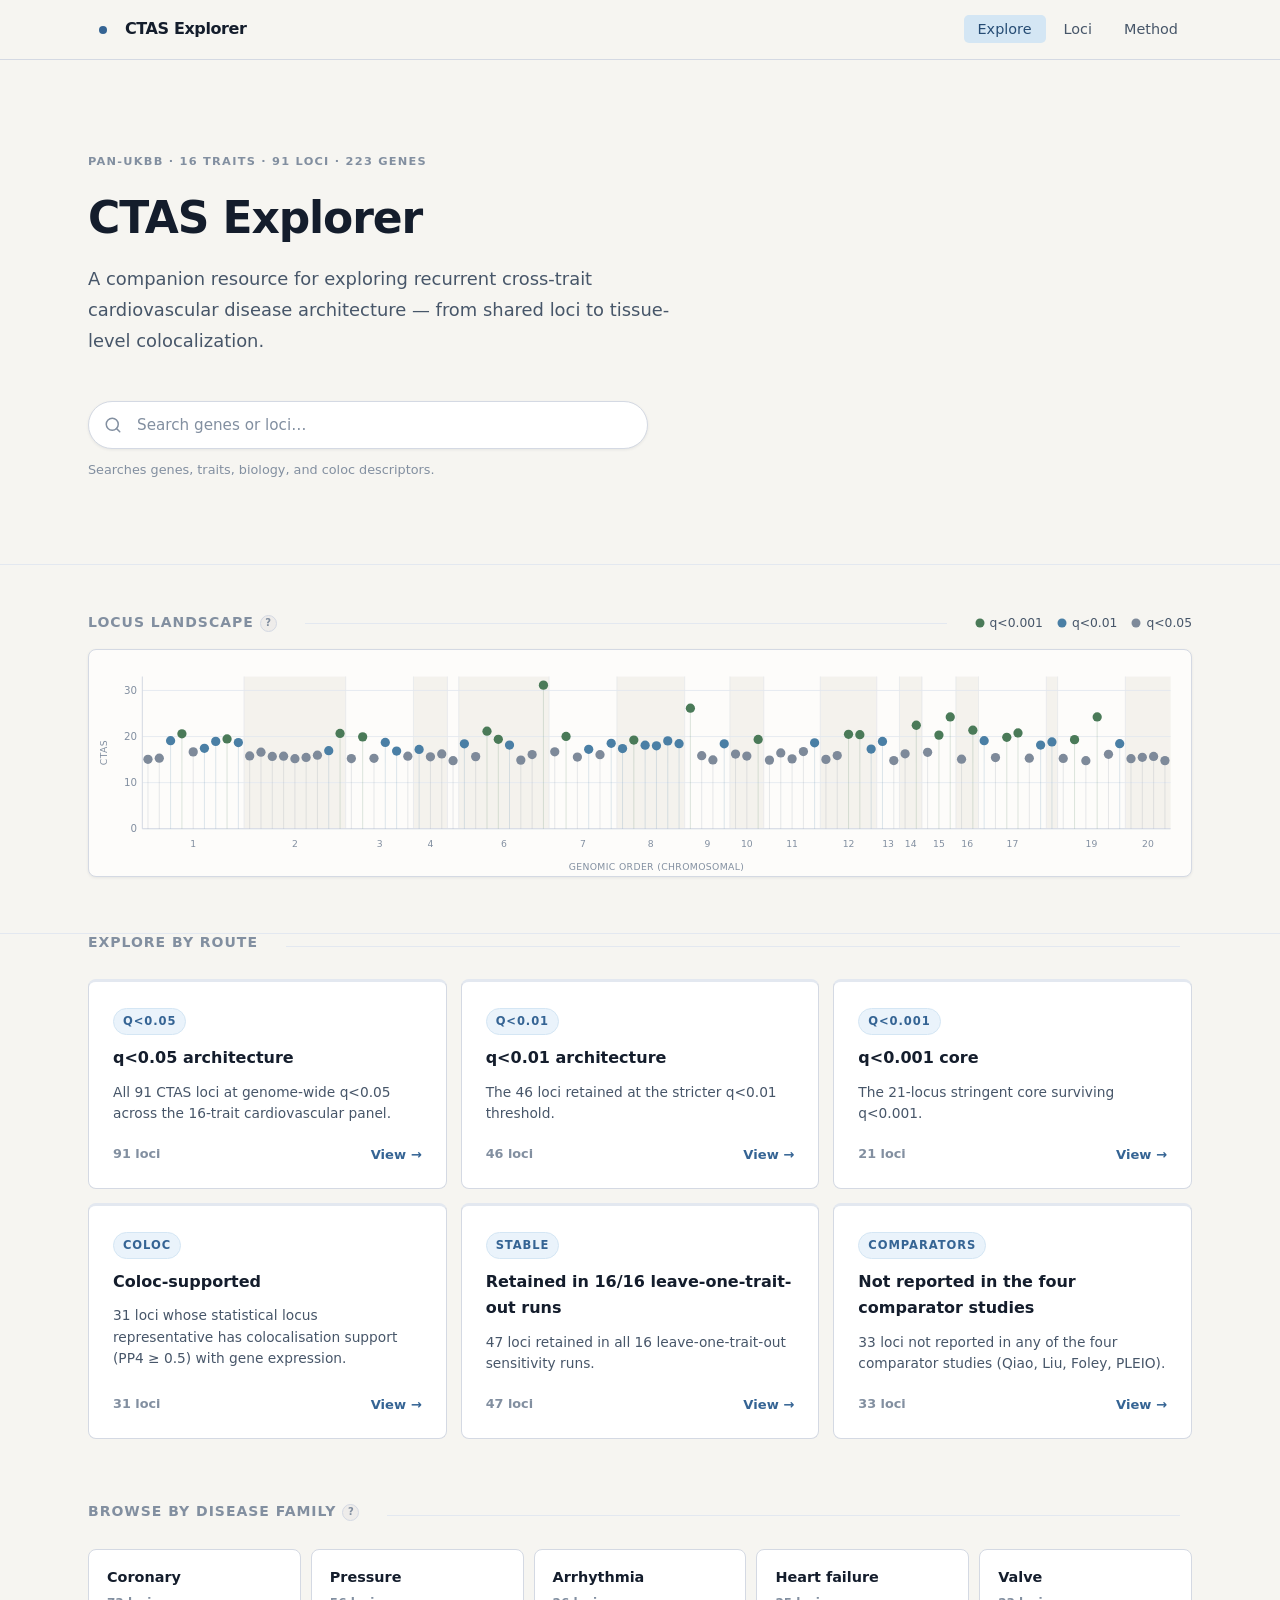
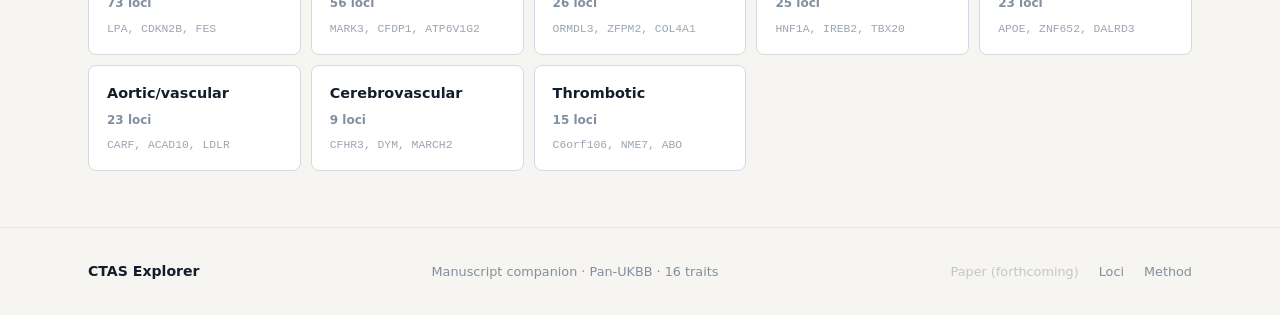
<file: explorer/site/index.html>
<!DOCTYPE html>
<html lang="en">
<head>
  <meta charset="UTF-8" />
  <meta name="viewport" content="width=device-width, initial-scale=1.0" />
  <title>CTAS Explorer</title>
  <link rel="stylesheet" href="assets/styles.css?v=4042a25e88" />
</head>
<body>

  <!-- ── Navigation ──────────────────────────────────────── -->
  <nav class="nav" role="navigation" aria-label="Primary">
    <div class="nav-inner container">
      <div class="nav-left">
        <button class="nav-back" id="nav-back" aria-label="Go back" hidden>
          <svg viewBox="0 0 24 24" width="16" height="16" fill="none"
               stroke="currentColor" stroke-width="2.2"
               stroke-linecap="round" stroke-linejoin="round" aria-hidden="true">
            <line x1="19" y1="12" x2="5" y2="12"/>
            <polyline points="12 19 5 12 12 5"/>
          </svg>
        </button>
        <a href="index.html" class="nav-home" aria-label="CTAS Explorer home">
          <span class="brand-dot" aria-hidden="true"></span>
        </a>
        <span class="nav-title" id="nav-title">CTAS Explorer</span>
      </div>
      <button class="nav-toggle" aria-label="Toggle navigation" aria-expanded="false">
        <span></span><span></span><span></span>
      </button>
      <ul class="nav-links" role="list">
        <li><a href="index.html"  class="nav-link">Explore</a></li>
        <li><a href="loci.html"   class="nav-link">Loci</a></li>
        <li><a href="method.html" class="nav-link">Method</a></li>
      </ul>
    </div>
  </nav>

  <!-- ── Hero ────────────────────────────────────────────── -->
  <section class="hero">
    <div class="container">
      <p class="label hero-eyebrow">Pan-UKBB · 16 traits · 91 loci · 223 genes</p>
      <h1 class="hero-title">CTAS Explorer</h1>
      <p class="hero-subtitle">
        A companion resource for exploring recurrent cross-trait cardiovascular
        disease architecture — from shared loci to tissue-level colocalization.
      </p>

      <!-- search-wrap must be position:relative for dropdown -->
      <div class="search-wrap">
        <svg class="search-icon" width="18" height="18" viewBox="0 0 24 24"
             fill="none" stroke="currentColor" stroke-width="2"
             stroke-linecap="round" stroke-linejoin="round" aria-hidden="true">
          <circle cx="11" cy="11" r="8"/>
          <line x1="21" y1="21" x2="16.65" y2="16.65"/>
        </svg>
        <input
          type="search"
          class="search-input"
          placeholder="Search genes or loci…"
          aria-label="Search lead genes, member genes, or locus IDs"
          autocomplete="off"
          spellcheck="false"
        />
        <!-- populated by JS -->
        <div id="search-results" class="search-results" hidden aria-live="polite"></div>
      </div>
      <p class="search-note">Try a gene name (e.g. LPA), a trait (e.g. atrial fibrillation), or a disease family (e.g. coronary)</p>
    </div>
  </section>

  <!-- ── Locus Landscape ────────────────────────────────────── -->
  <section class="section section-landscape">
    <div class="container">
      <div class="section-header landscape-section-header">
        <h4>Locus landscape<button type="button" class="help-btn help-inline" data-help="landscape" aria-label="Explain the locus landscape" aria-expanded="false">?</button></h4>
        <span class="section-header-line" aria-hidden="true"></span>
        <div class="landscape-legend" id="landscape-legend"></div>
      </div>
      <!-- populated by JS from data/loci.json -->
      <div id="landscape-wrap" class="landscape-wrap"
           role="img" aria-label="CTAS locus landscape: 91 loci plotted by CTAS in genomic order"></div>
    </div>
  </section>

  <!-- ── Featured Routes (primary entry points) ───────────── -->
  <section class="section">
    <div class="container">

      <div class="section-header">
        <h4>Explore by route</h4>
        <span class="section-header-line" aria-hidden="true"></span>
      </div>

      <!-- populated by JS from data/featured.json -->
      <div id="routes-grid" class="routes-grid" role="list"></div>

    </div>
  </section>

  <!-- ── Domain Cards (secondary browse layer) ────────────── -->
  <section class="section section-domains">
    <div class="container">

      <div class="section-header">
        <h4>Browse by disease family<button type="button" class="help-btn help-inline" data-help="family_browse" aria-label="Explain browse by disease family" aria-expanded="false">?</button></h4>
        <span class="section-header-line" aria-hidden="true"></span>
      </div>

      <!-- populated by JS from data/domains.json -->
      <div id="domain-grid" class="domain-grid" role="list"></div>

    </div>
  </section>

  <!-- ── Footer ───────────────────────────────────────────── -->
  <footer class="footer">
    <div class="container">
      <div class="footer-inner">
        <span class="footer-brand">CTAS Explorer</span>
        <span class="footer-meta">Manuscript companion · Pan-UKBB · 16 traits</span>
        <nav class="footer-links" aria-label="Footer navigation">
          <a href="#" class="footer-link-paper" style="opacity:0.45; cursor:default;" title="Manuscript link — available on publication" aria-disabled="true">Paper (forthcoming)</a>
          <a href="loci.html">Loci</a>
          <a href="method.html">Method</a>
        </nav>
      </div>
    </div>
  </footer>

  <script src="assets/app.js?v=4042a25e88"></script>
</body>
</html>
</file>
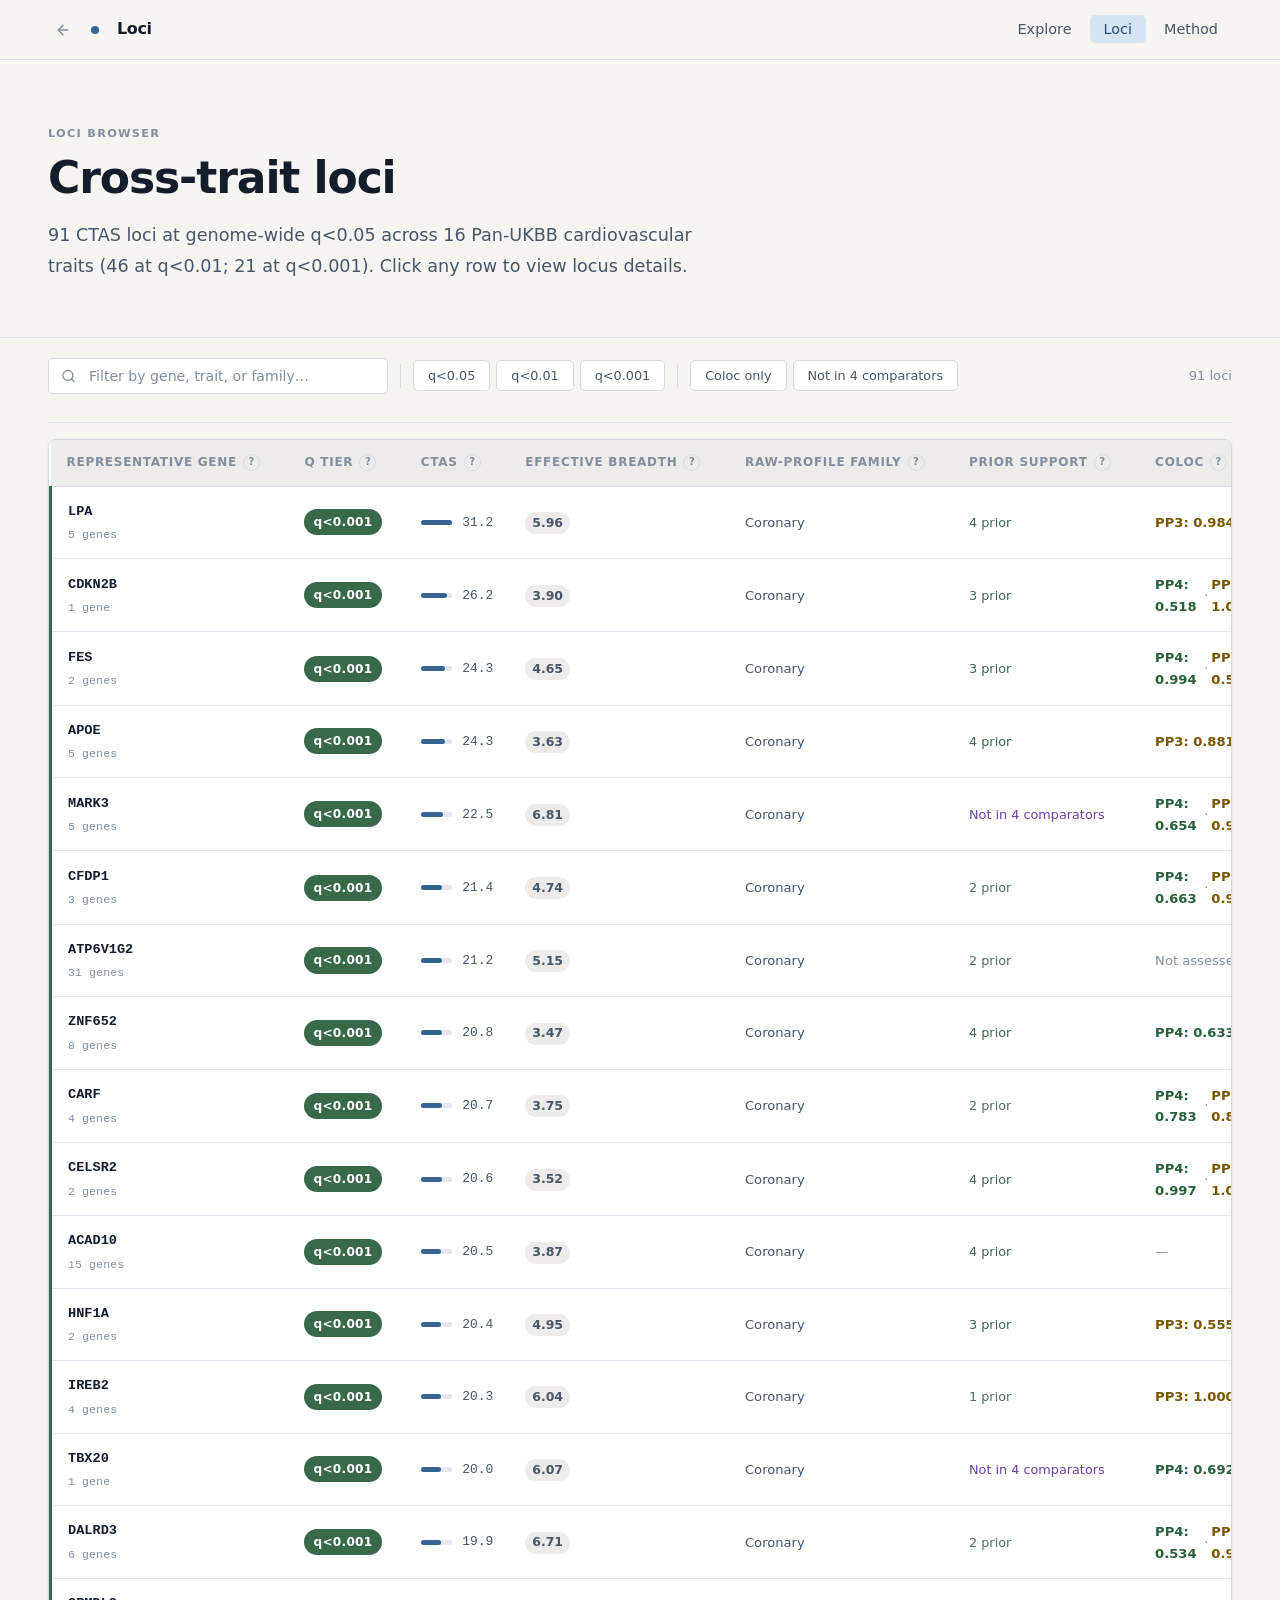
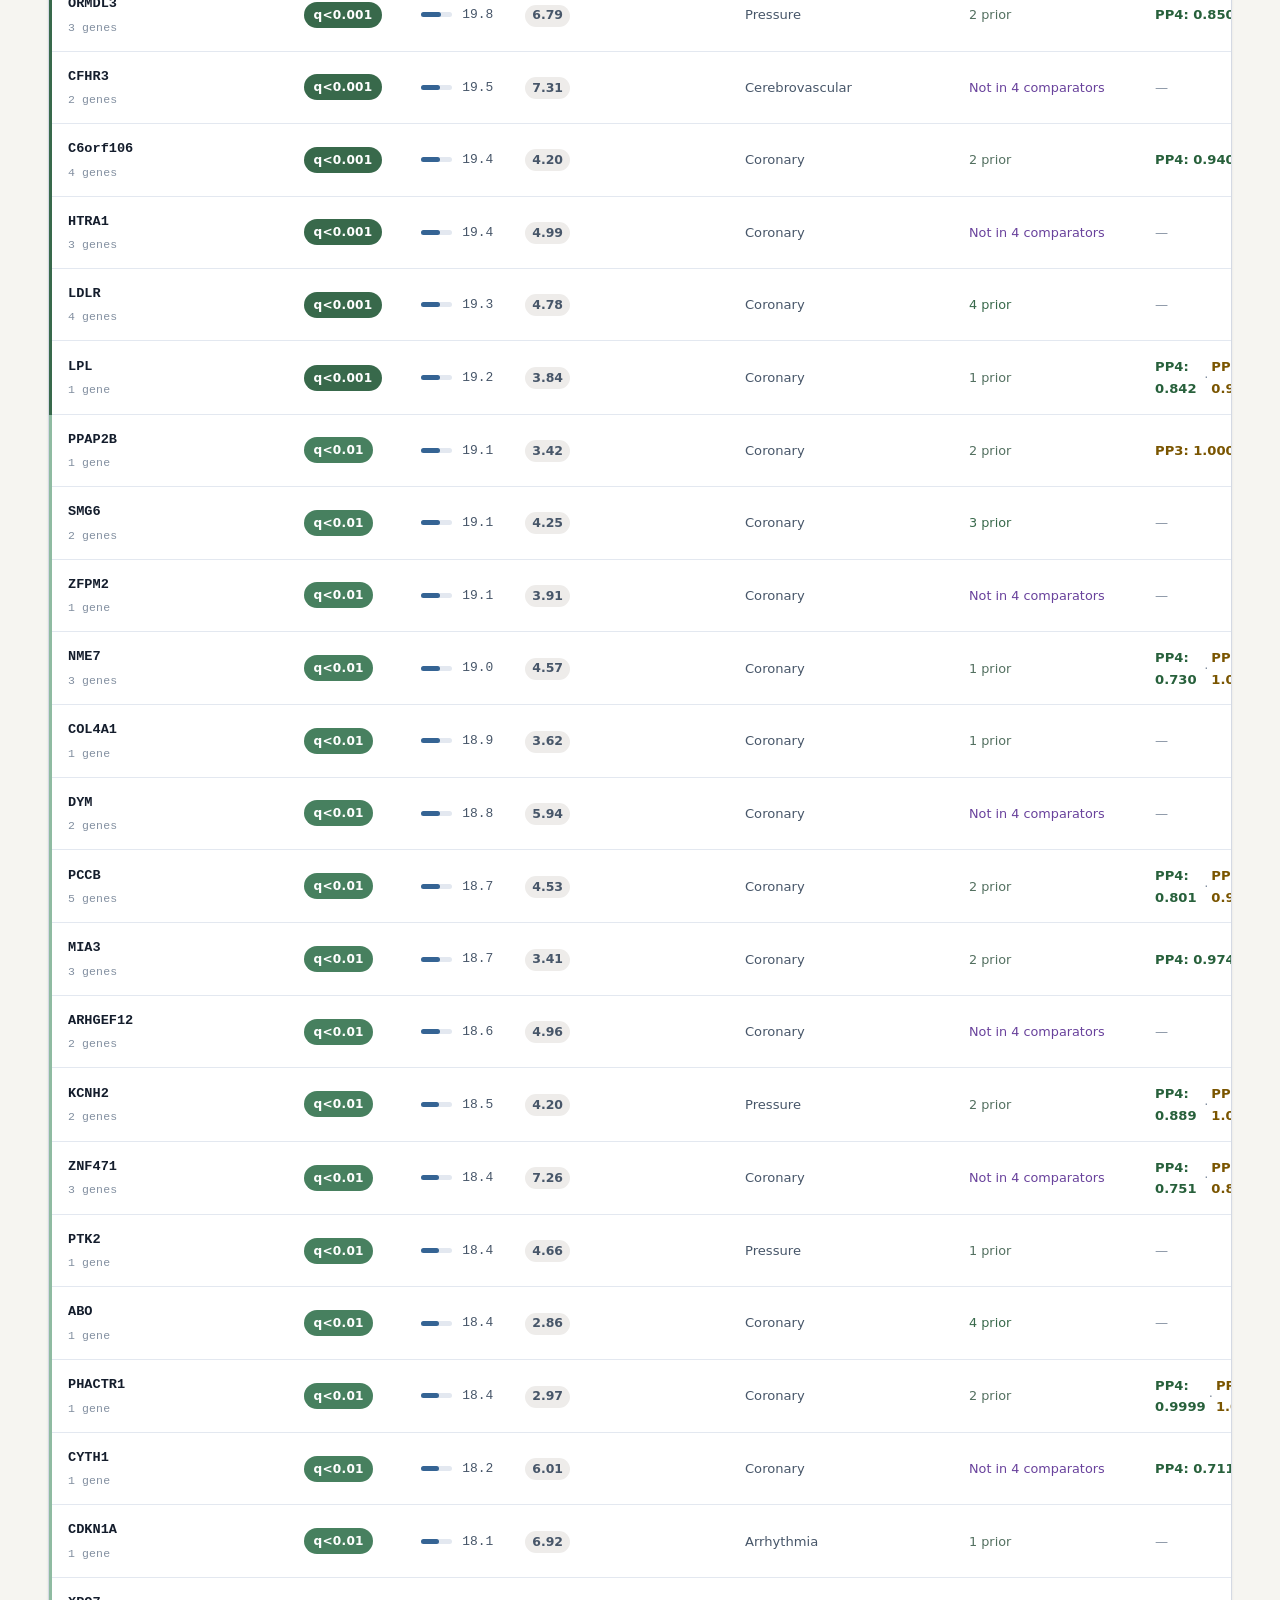
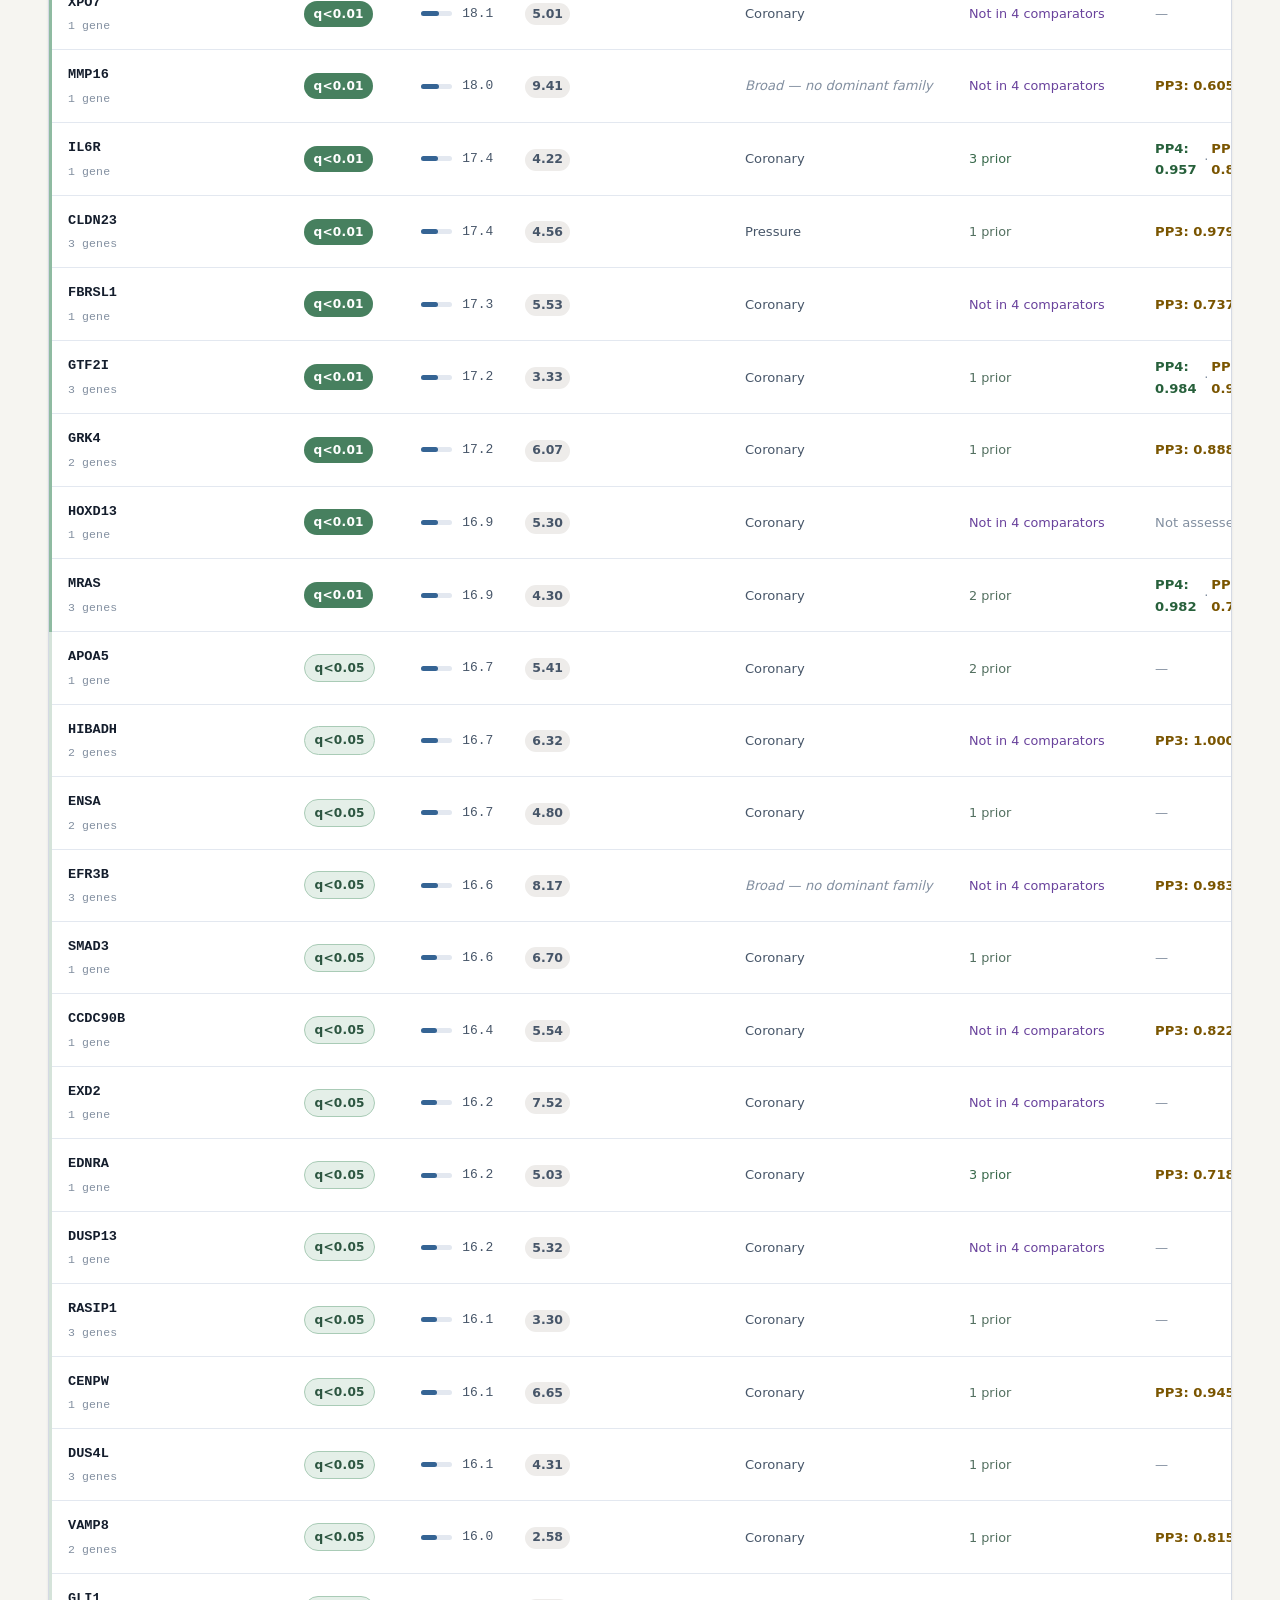
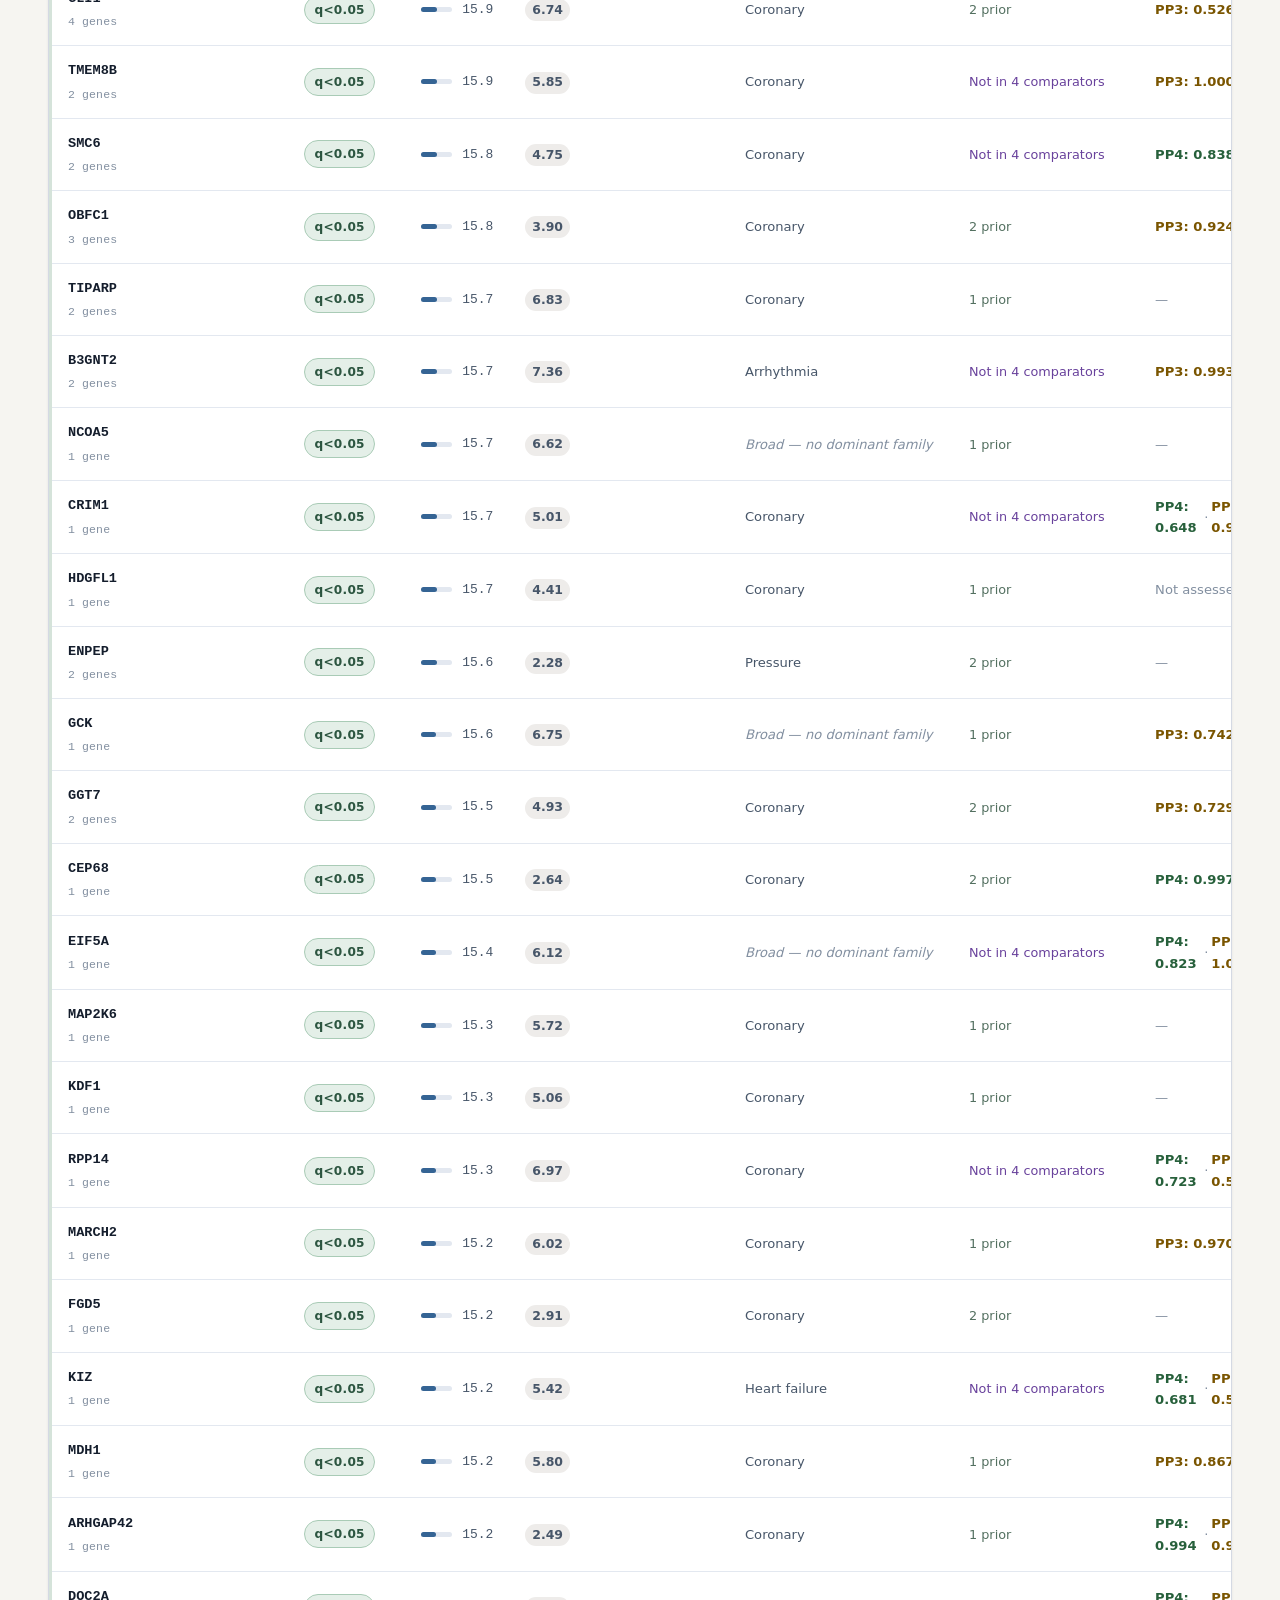
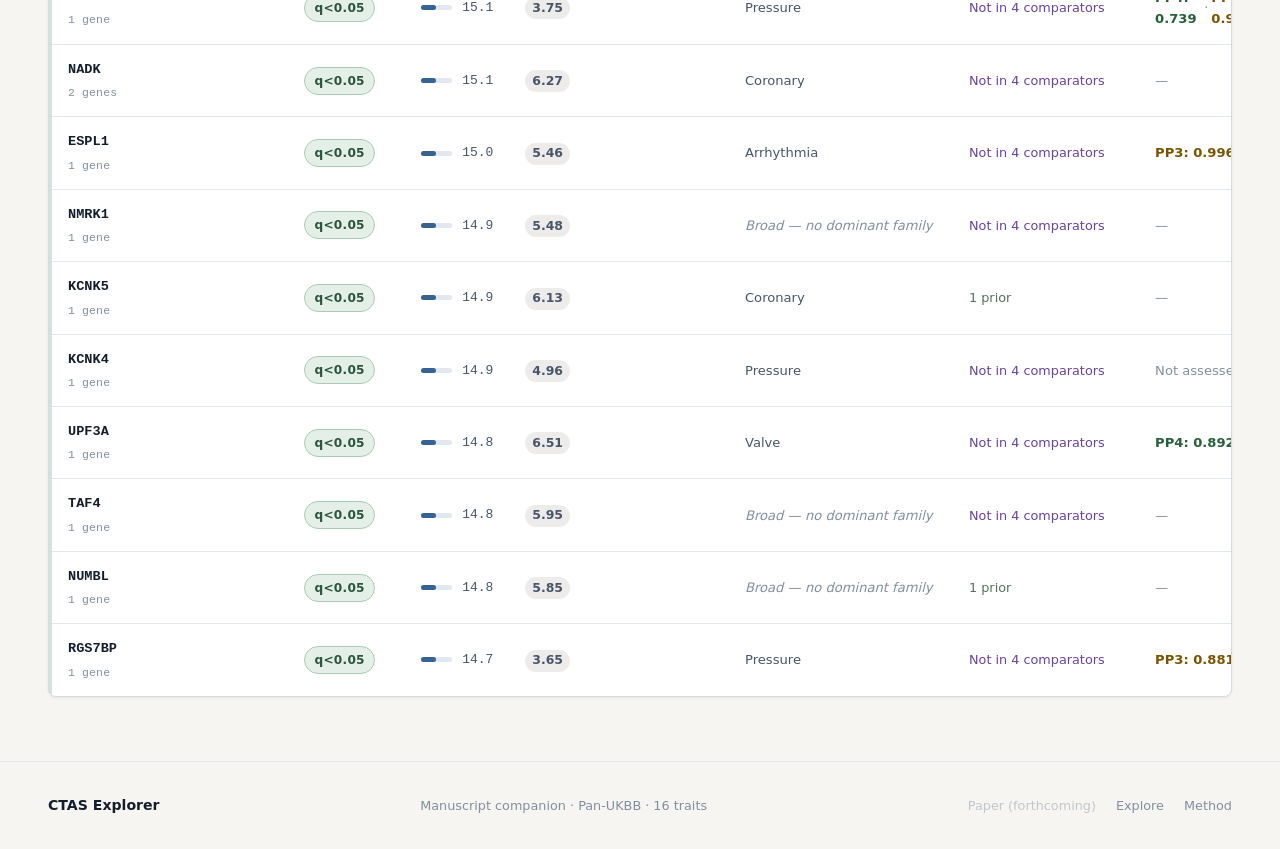
<file: explorer/site/loci.html>
<!DOCTYPE html>
<html lang="en">
<head>
  <meta charset="UTF-8" />
  <meta name="viewport" content="width=device-width, initial-scale=1.0" />
  <title>Loci — CTAS Explorer</title>
  <link rel="stylesheet" href="assets/styles.css?v=4042a25e88" />
</head>
<body class="page-loci">

  <!-- ── Navigation ──────────────────────────────────────── -->
  <nav class="nav" role="navigation" aria-label="Primary">
    <div class="nav-inner container">
      <div class="nav-left">
        <button class="nav-back" id="nav-back" aria-label="Go back" hidden>
          <svg viewBox="0 0 24 24" width="16" height="16" fill="none"
               stroke="currentColor" stroke-width="2.2"
               stroke-linecap="round" stroke-linejoin="round" aria-hidden="true">
            <line x1="19" y1="12" x2="5" y2="12"/>
            <polyline points="12 19 5 12 12 5"/>
          </svg>
        </button>
        <a href="index.html" class="nav-home" aria-label="CTAS Explorer home">
          <span class="brand-dot" aria-hidden="true"></span>
        </a>
        <span class="nav-title" id="nav-title">Loci</span>
      </div>
      <button class="nav-toggle" aria-label="Toggle navigation" aria-expanded="false">
        <span></span><span></span><span></span>
      </button>
      <ul class="nav-links" role="list">
        <li><a href="index.html"  class="nav-link">Explore</a></li>
        <li><a href="loci.html"   class="nav-link">Loci</a></li>
        <li><a href="method.html" class="nav-link">Method</a></li>
      </ul>
    </div>
  </nav>

  <!-- ── Page Header ──────────────────────────────────────── -->
  <header class="page-header">
    <div class="container">
      <p class="label mb-8" id="page-label">Loci browser</p>
      <h1 id="page-title">Cross-trait loci</h1>
      <p class="lead mt-16" id="page-lead">
        91 CTAS loci at genome-wide q&lt;0.05 across 16 Pan-UKBB cardiovascular
        traits (46 at q&lt;0.01; 21 at q&lt;0.001). Click any row to view locus details.
      </p>
    </div>
  </header>

  <!-- ── Filter Bar ───────────────────────────────────────── -->
  <div class="container">

    <!-- Active filter chips (hidden when no filters active) -->
    <div id="filter-chips-area" class="filter-chips-area mt-16" hidden>
      <span class="fac-label">Filtered by</span>
      <div id="filter-chips-list" class="filter-chips-list" role="list" aria-label="Active filters"></div>
      <button class="filter-clear-all" id="filter-clear-all" aria-label="Clear all filters">Clear all</button>
    </div>

    <div class="filter-bar" role="search" aria-label="Filter loci">

      <div class="filter-search">
        <svg class="search-icon" width="15" height="15" viewBox="0 0 24 24"
             fill="none" stroke="currentColor" stroke-width="2"
             stroke-linecap="round" stroke-linejoin="round" aria-hidden="true">
          <circle cx="11" cy="11" r="8"/>
          <line x1="21" y1="21" x2="16.65" y2="16.65"/>
        </svg>
        <input
          id="loci-filter"
          type="search"
          class="filter-input"
          placeholder="Filter by gene, trait, or family…"
          aria-label="Filter loci"
          autocomplete="off"
          spellcheck="false"
        />
      </div>

      <span class="filter-sep" aria-hidden="true"></span>

      <!-- q-threshold filters — nested BH q thresholds (one active at a time) -->
      <div class="filter-group" role="group" aria-label="Filter by q threshold">
        <button class="filter-btn" data-tier-filter="q05">q&lt;0.05</button>
        <button class="filter-btn" data-tier-filter="q01">q&lt;0.01</button>
        <button class="filter-btn" data-tier-filter="q001">q&lt;0.001</button>
      </div>

      <span class="filter-sep" aria-hidden="true"></span>

      <div class="filter-group" role="group" aria-label="Additional filters">
        <button id="filter-coloc" class="filter-btn">Coloc only</button>
        <button id="filter-novel" class="filter-btn" title="Loci not reported in any of the four comparator studies (Qiao, Liu, Foley, PLEIO)">Not in 4 comparators</button>
      </div>

      <span id="loci-count" class="filter-count" aria-live="polite"></span>

    </div>
  </div>

  <!-- ── Loci Table ───────────────────────────────────────── -->
  <section class="section" style="padding-top: 0;">
    <div class="container">
      <div class="table-wrap" role="region" aria-label="Loci table" tabindex="0">
        <table class="loci-table" aria-label="Cross-trait loci">
          <thead>
            <tr>
              <th scope="col" data-sort-col="lead_gene">Representative gene<button type="button" class="help-btn" data-help="representative" aria-label="Explain representative gene" aria-expanded="false">?</button></th>
              <th scope="col" data-sort-col="tier">q tier<button type="button" class="help-btn" data-help="qtier" aria-label="Explain q tier" aria-expanded="false">?</button></th>
              <th scope="col" data-sort-col="ctas_score">CTAS<button type="button" class="help-btn" data-help="ctas" aria-label="Explain CTAS" aria-expanded="false">?</button></th>
              <th scope="col" data-sort-col="pr_breadth">Effective breadth<button type="button" class="help-btn" data-help="pr" aria-label="Explain effective breadth" aria-expanded="false">?</button></th>
              <th scope="col" data-sort-col="top_family">Raw-profile family<button type="button" class="help-btn" data-help="top_family" aria-label="Explain the raw-profile leading family" aria-expanded="false">?</button></th>
              <th scope="col" data-sort-col="prior">Prior support<button type="button" class="help-btn" data-help="prior" aria-label="Explain prior support" aria-expanded="false">?</button></th>
              <th scope="col" data-sort-col="coloc">Coloc<button type="button" class="help-btn" data-help="coloc" aria-label="Explain colocalisation" aria-expanded="false">?</button></th>
            </tr>
          </thead>
          <!-- populated by JS from data/loci.json -->
          <tbody id="loci-tbody"></tbody>
        </table>
      </div>

      <!-- ── Detail Panel ──────────────────────────────────── -->
      <!-- populated by JS when a row is clicked -->
      <div id="detail-panel" class="detail-panel" aria-label="Locus detail" aria-live="polite">
      </div>

    </div>
  </section>

  <!-- ── Footer ───────────────────────────────────────────── -->
  <footer class="footer">
    <div class="container">
      <div class="footer-inner">
        <span class="footer-brand">CTAS Explorer</span>
        <span class="footer-meta">Manuscript companion · Pan-UKBB · 16 traits</span>
        <nav class="footer-links" aria-label="Footer navigation">
          <a href="#" class="footer-link-paper" style="opacity:0.45; cursor:default;" title="Manuscript link — available on publication" aria-disabled="true">Paper (forthcoming)</a>
          <a href="index.html">Explore</a>
          <a href="method.html">Method</a>
        </nav>
      </div>
    </div>
  </footer>

  <script src="assets/app.js?v=4042a25e88"></script>
</body>
</html>
</file>
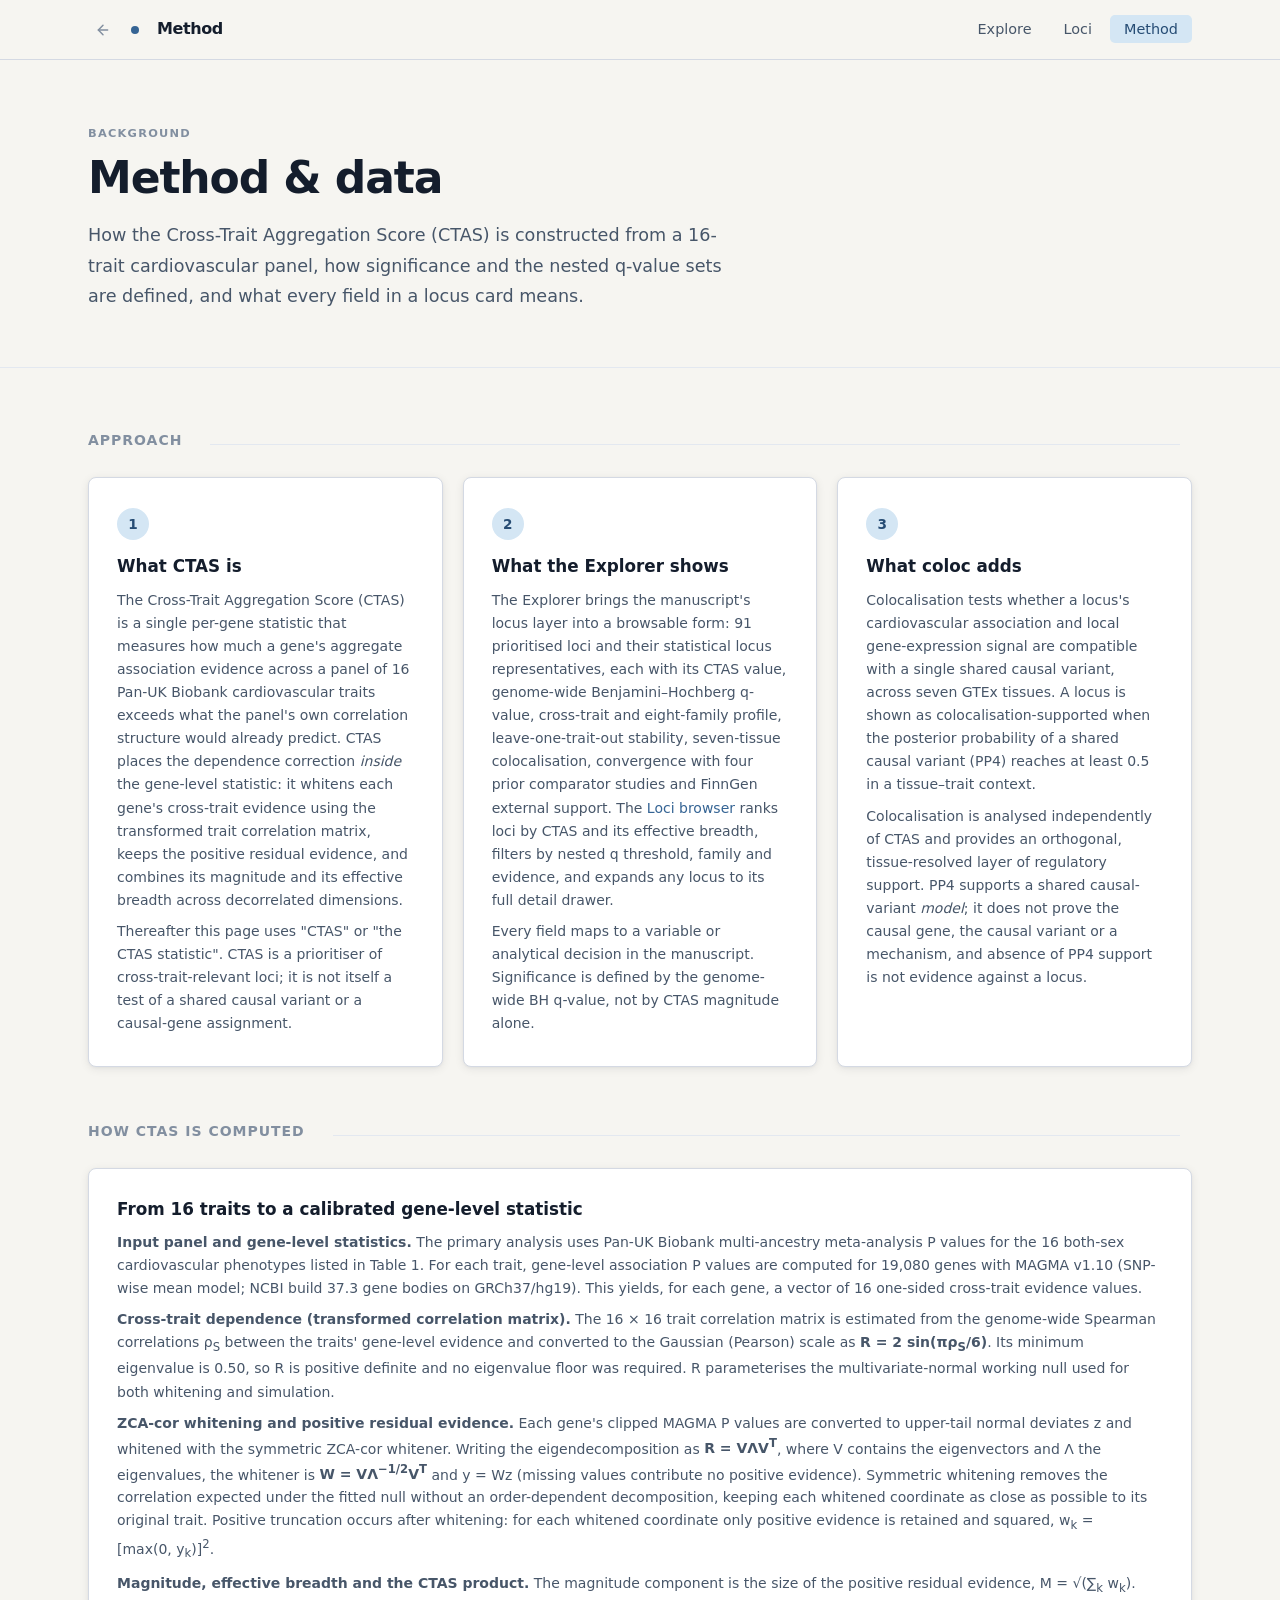
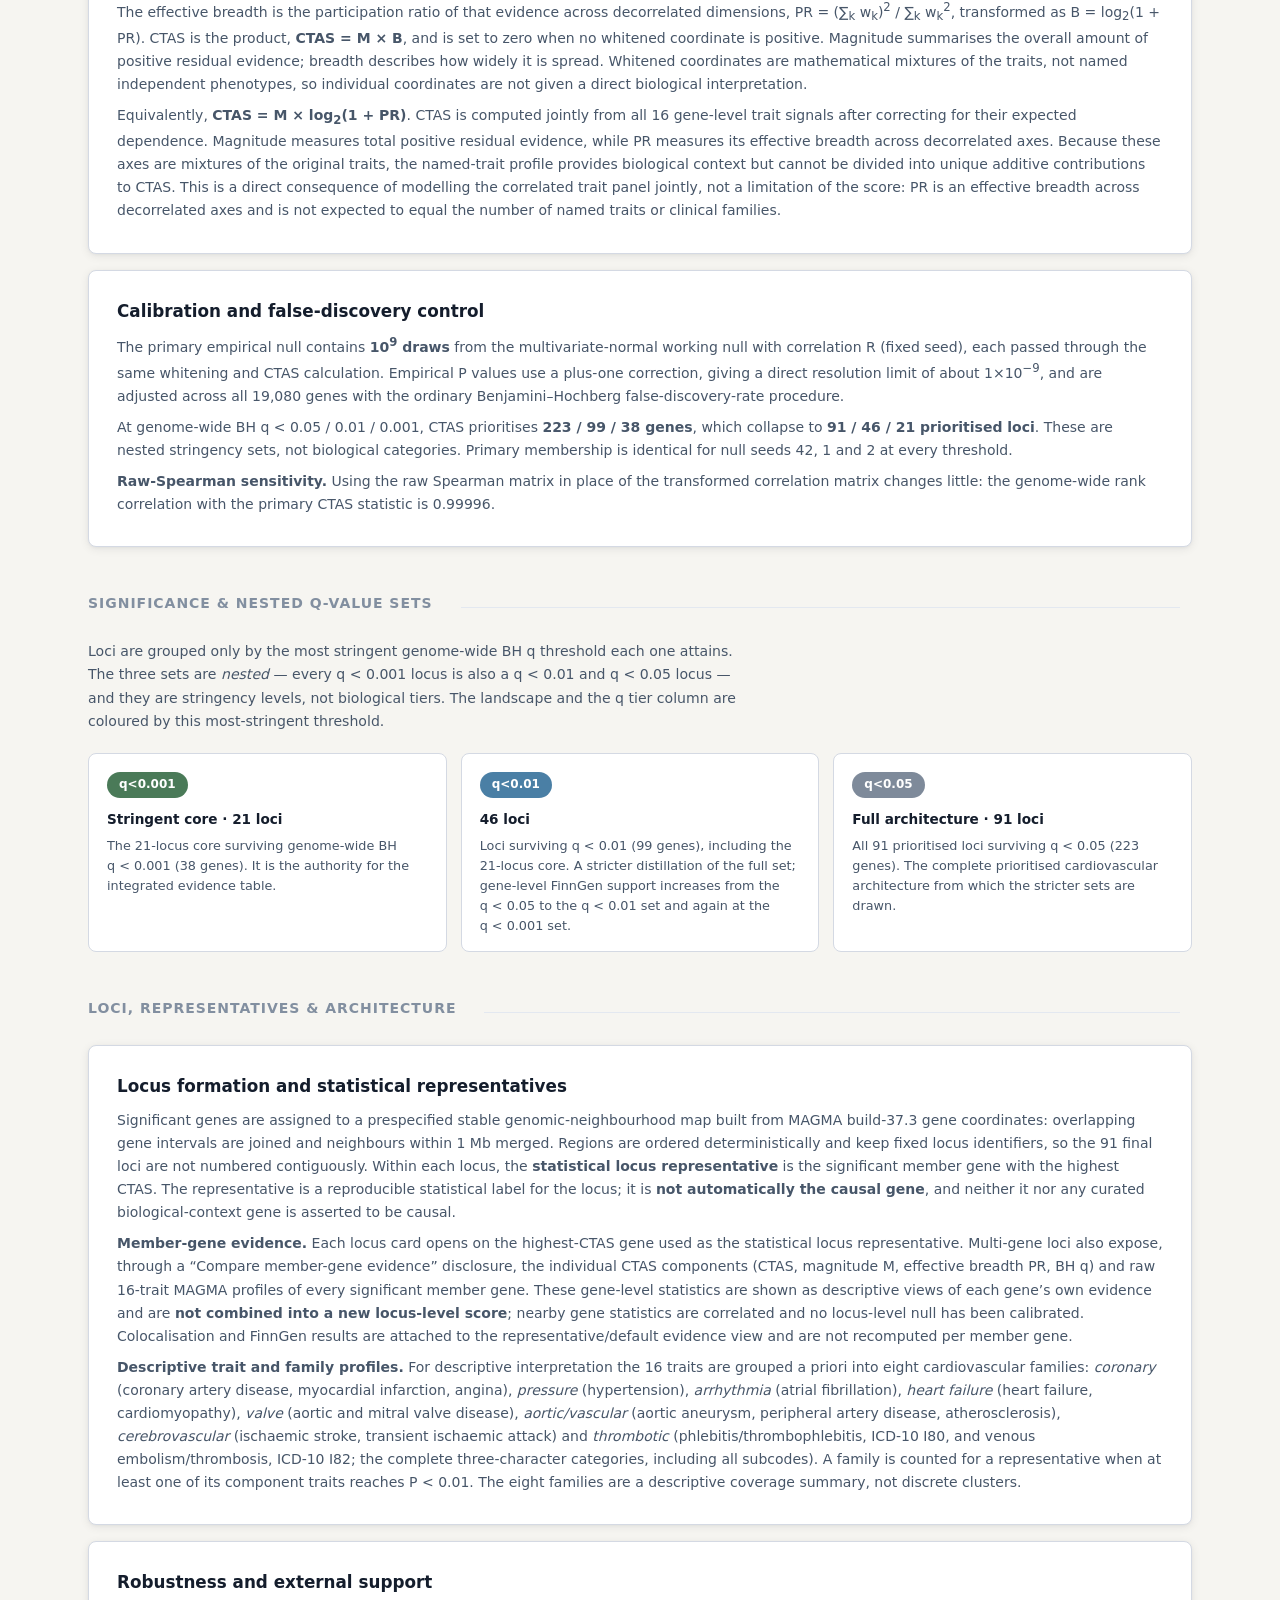
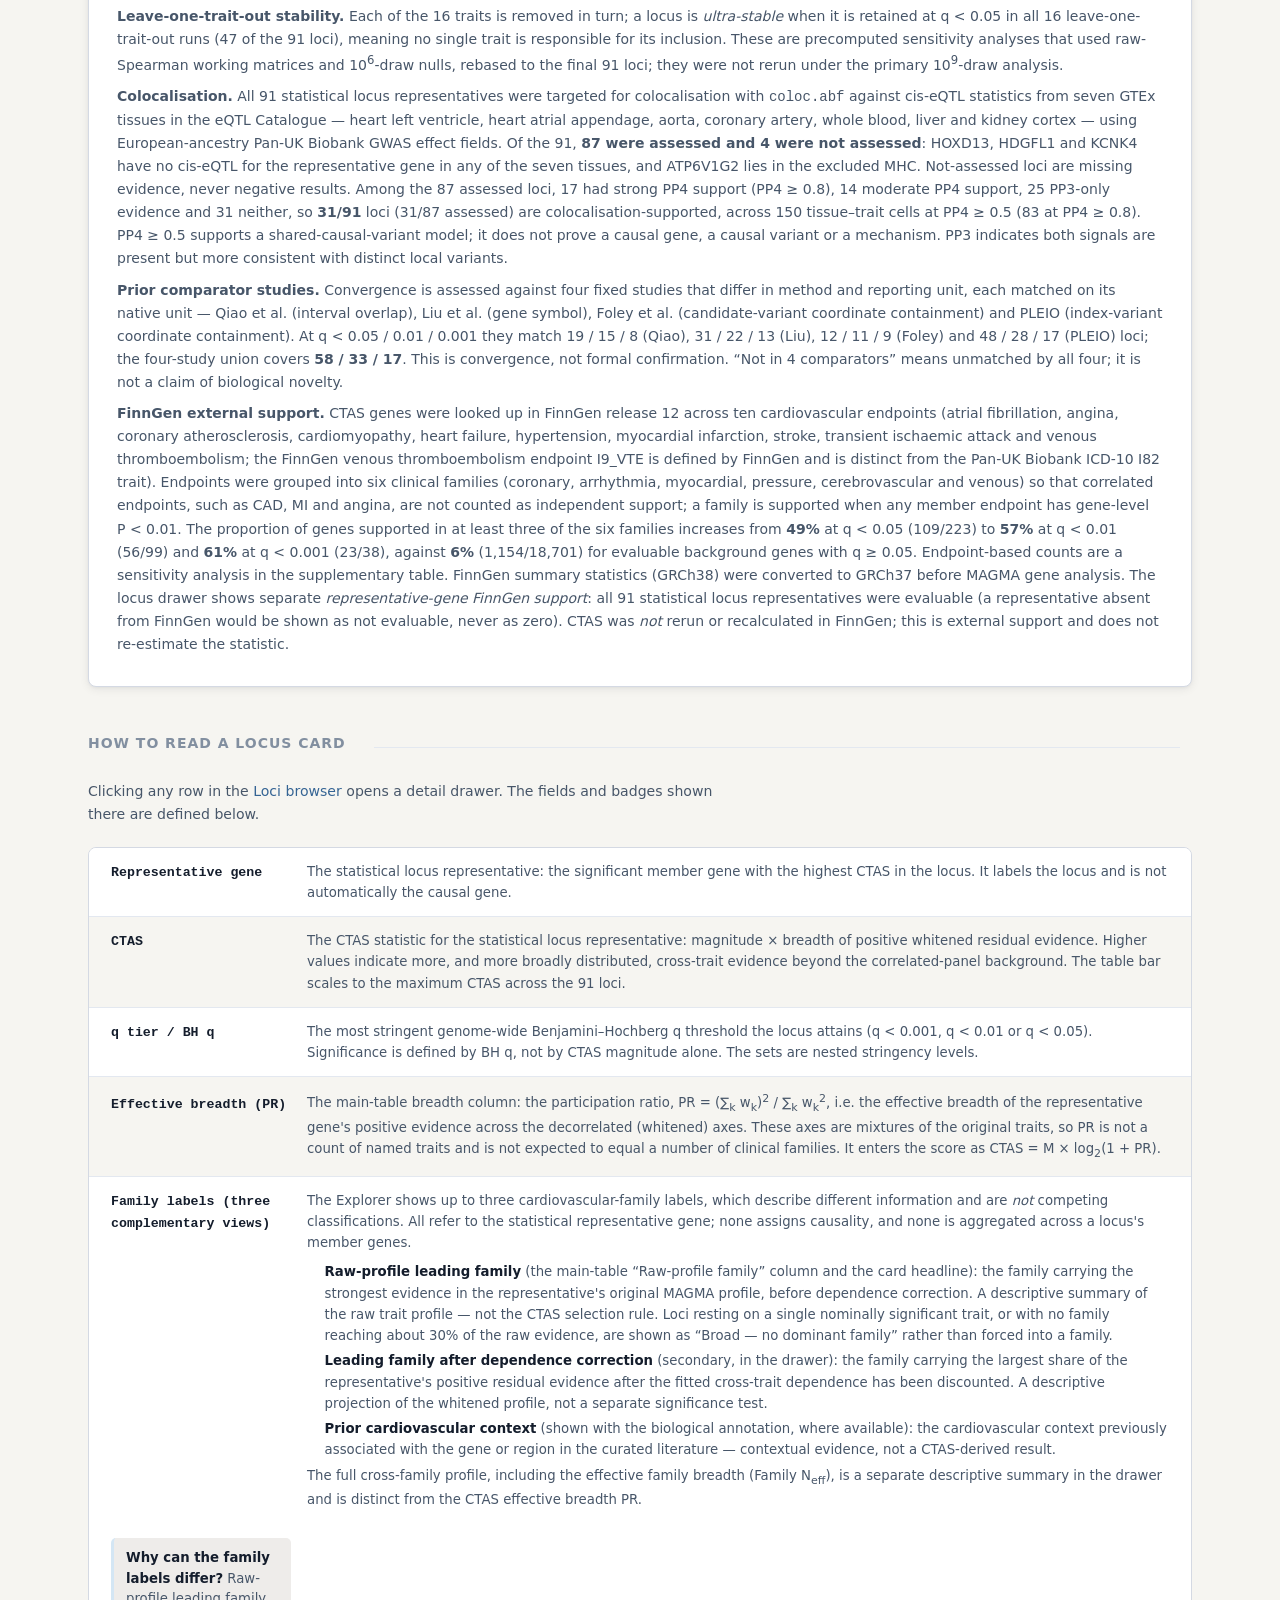
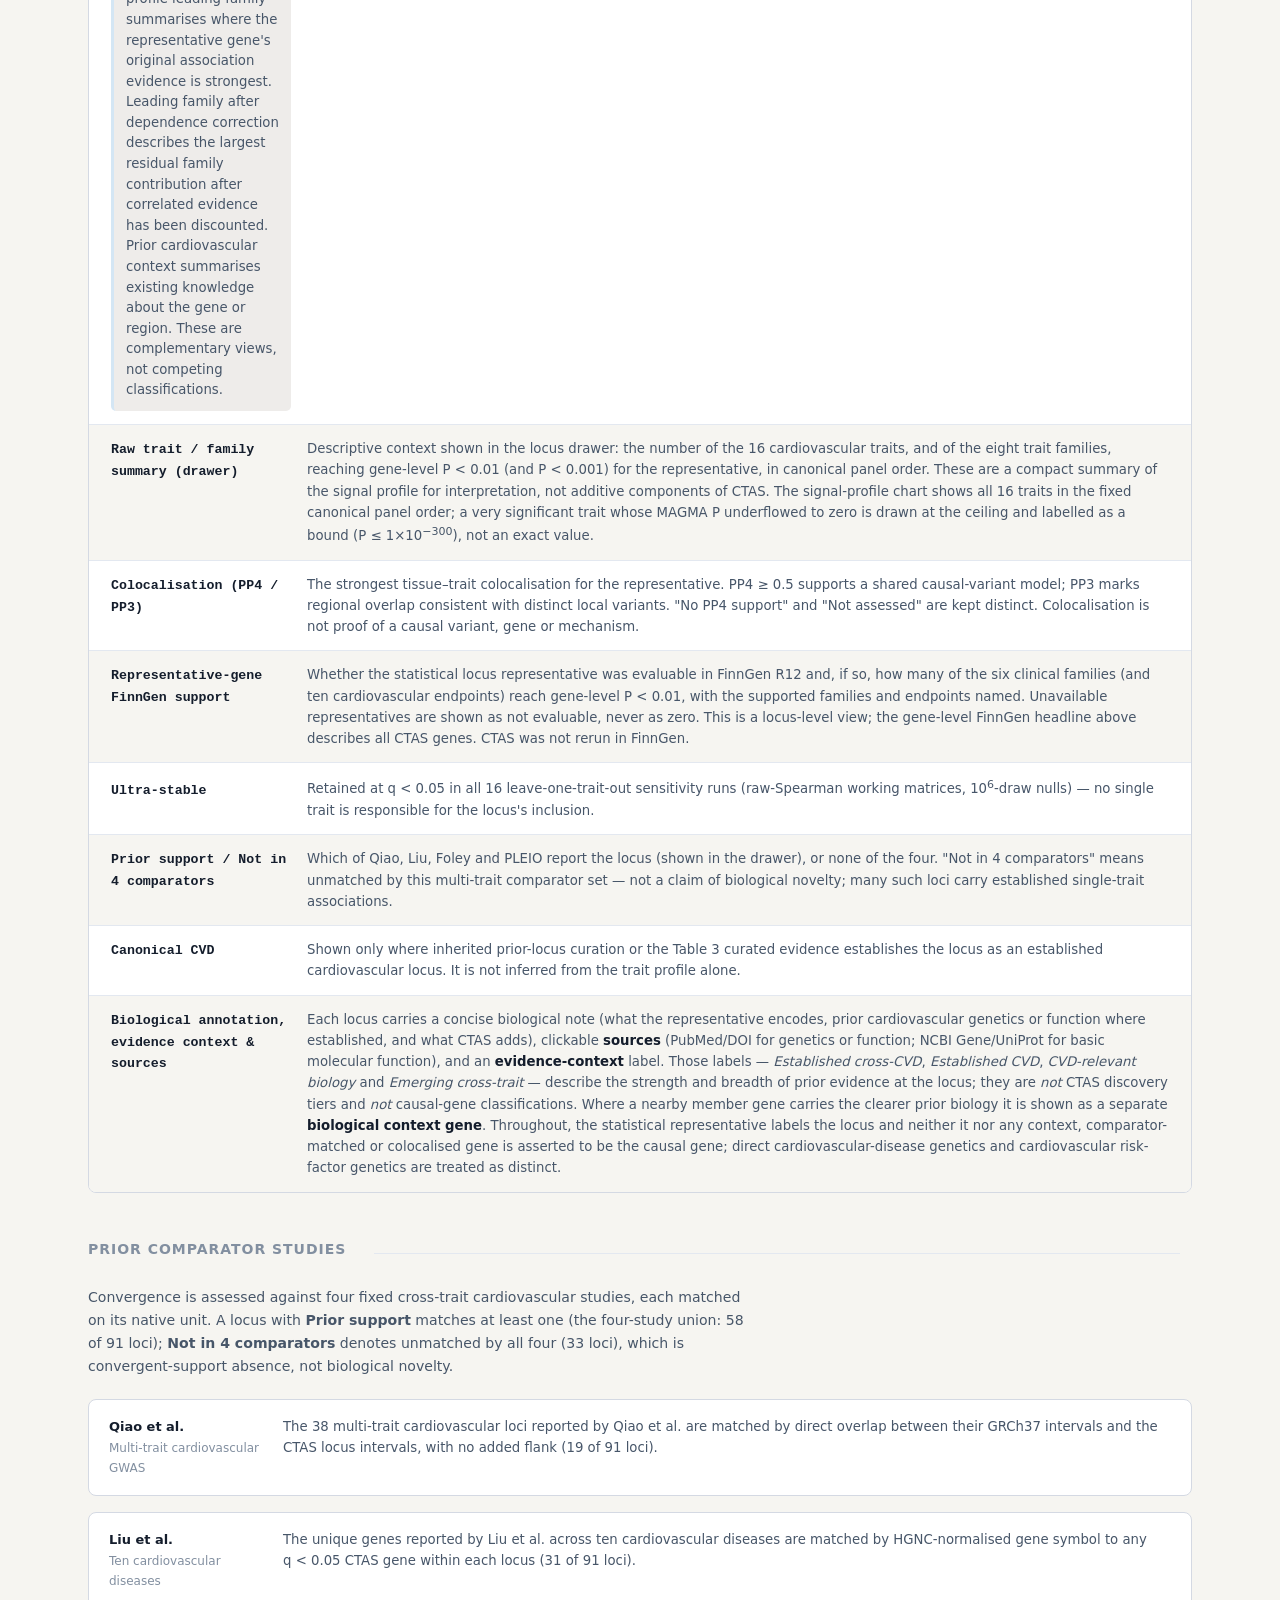
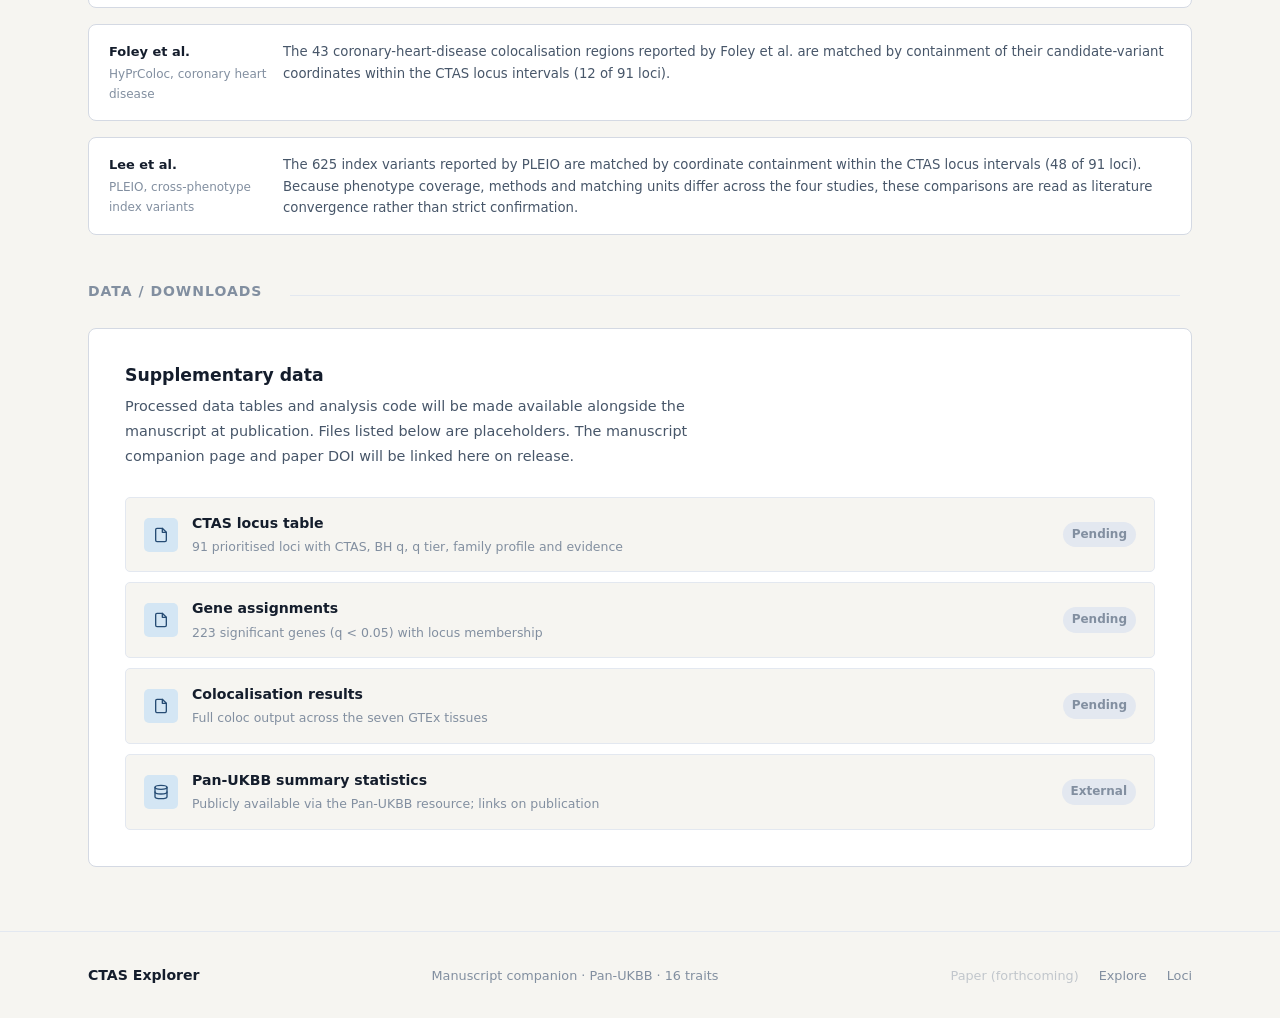
<file: explorer/site/method.html>
<!DOCTYPE html>
<html lang="en">
<head>
  <meta charset="UTF-8" />
  <meta name="viewport" content="width=device-width, initial-scale=1.0" />
  <title>Method — CTAS Explorer</title>
  <link rel="stylesheet" href="assets/styles.css?v=4042a25e88" />
</head>
<body>

  <!-- ── Navigation ──────────────────────────────────────── -->
  <nav class="nav" role="navigation" aria-label="Primary">
    <div class="nav-inner container">
      <div class="nav-left">
        <button class="nav-back" id="nav-back" aria-label="Go back" hidden>
          <svg viewBox="0 0 24 24" width="16" height="16" fill="none"
               stroke="currentColor" stroke-width="2.2"
               stroke-linecap="round" stroke-linejoin="round" aria-hidden="true">
            <line x1="19" y1="12" x2="5" y2="12"/>
            <polyline points="12 19 5 12 12 5"/>
          </svg>
        </button>
        <a href="index.html" class="nav-home" aria-label="CTAS Explorer home">
          <span class="brand-dot" aria-hidden="true"></span>
        </a>
        <span class="nav-title" id="nav-title">Method</span>
      </div>
      <button class="nav-toggle" aria-label="Toggle navigation" aria-expanded="false">
        <span></span><span></span><span></span>
      </button>
      <ul class="nav-links" role="list">
        <li><a href="index.html"  class="nav-link">Explore</a></li>
        <li><a href="loci.html"   class="nav-link">Loci</a></li>
        <li><a href="method.html" class="nav-link">Method</a></li>
      </ul>
    </div>
  </nav>

  <!-- ── Page Header ──────────────────────────────────────── -->
  <header class="page-header">
    <div class="container">
      <p class="label mb-8">Background</p>
      <h1>Method &amp; data</h1>
      <p class="lead mt-16">
        How the Cross-Trait Aggregation Score (CTAS) is constructed from a
        16-trait cardiovascular panel, how significance and the nested q-value
        sets are defined, and what every field in a locus card means.
      </p>
    </div>
  </header>

  <!-- ── Approach ─────────────────────────────────────────── -->
  <section class="section">
    <div class="container">

      <div class="section-header">
        <h4>Approach</h4>
        <span class="section-header-line" aria-hidden="true"></span>
      </div>

      <div class="method-grid">

        <article class="method-card">
          <div class="method-card-num" aria-hidden="true">1</div>
          <h3>What CTAS is</h3>
          <p>
            The Cross-Trait Aggregation Score (CTAS) is a single per-gene
            statistic that measures how much a gene's aggregate association
            evidence across a panel of 16 Pan-UK Biobank cardiovascular traits
            exceeds what the panel's own correlation structure would already
            predict. CTAS places the dependence correction <em>inside</em> the
            gene-level statistic: it whitens each gene's cross-trait evidence
            using the transformed trait correlation matrix, keeps the positive
            residual evidence, and combines its magnitude and its effective
            breadth across decorrelated dimensions.
          </p>
          <p class="mt-8">
            Thereafter this page uses "CTAS" or "the CTAS statistic". CTAS is a
            prioritiser of cross-trait-relevant loci; it is not itself a test of
            a shared causal variant or a causal-gene assignment.
          </p>
        </article>

        <article class="method-card">
          <div class="method-card-num" aria-hidden="true">2</div>
          <h3>What the Explorer shows</h3>
          <p>
            The Explorer brings the manuscript's locus layer into a browsable
            form: 91 prioritised loci and their statistical locus representatives, each with its
            CTAS value, genome-wide Benjamini–Hochberg q-value, cross-trait and
            eight-family profile, leave-one-trait-out stability,
            seven-tissue colocalisation, convergence with four prior
            comparator studies and FinnGen external support. The
            <a href="loci.html">Loci browser</a> ranks loci by CTAS and its
            effective breadth, filters by nested q threshold, family and evidence,
            and expands any locus to its full detail drawer.
          </p>
          <p class="mt-8">
            Every field maps to a variable or analytical decision in the
            manuscript. Significance is defined by the genome-wide BH q-value, not
            by CTAS magnitude alone.
          </p>
        </article>

        <article class="method-card">
          <div class="method-card-num" aria-hidden="true">3</div>
          <h3>What coloc adds</h3>
          <p>
            Colocalisation tests whether a locus's cardiovascular association and
            local gene-expression signal are compatible with a single shared
            causal variant, across seven GTEx tissues. A locus is shown as
            colocalisation-supported when the posterior probability of a shared
            causal variant (PP4) reaches at least 0.5 in a tissue–trait context.
          </p>
          <p class="mt-8">
            Colocalisation is analysed independently of CTAS and provides an
            orthogonal, tissue-resolved layer of regulatory support. PP4 supports
            a shared causal-variant <em>model</em>; it does not prove the causal
            gene, the causal variant or a mechanism, and absence of PP4 support is
            not evidence against a locus.
          </p>
        </article>

      </div>

      <!-- ── How CTAS is computed ─────────────────────────── -->
      <div class="section-header mt-48" id="how-computed">
        <h4>How CTAS is computed</h4>
        <span class="section-header-line" aria-hidden="true"></span>
      </div>

      <div class="method-card" style="max-width: none;">
        <h3>From 16 traits to a calibrated gene-level statistic</h3>
        <p>
          <strong>Input panel and gene-level statistics.</strong> The primary
          analysis uses Pan-UK Biobank multi-ancestry meta-analysis P values for
          the 16 both-sex cardiovascular phenotypes listed in Table 1. For each
          trait, gene-level association P values are computed for 19,080 genes
          with MAGMA v1.10 (SNP-wise mean model; NCBI build 37.3 gene bodies on
          GRCh37/hg19). This yields, for each gene, a vector of 16 one-sided
          cross-trait evidence values.
        </p>
        <p class="mt-8">
          <strong>Cross-trait dependence (transformed correlation matrix).</strong>
          The 16 × 16 trait correlation matrix is estimated from the genome-wide
          Spearman correlations ρ<sub>S</sub> between the traits' gene-level
          evidence and converted to the Gaussian (Pearson) scale as
          <strong>R = 2&nbsp;sin(πρ<sub>S</sub>/6)</strong>. Its minimum eigenvalue
          is 0.50, so R is positive definite and no eigenvalue floor was required.
          R parameterises the multivariate-normal working null used for both
          whitening and simulation.
        </p>
        <p class="mt-8">
          <strong>ZCA-cor whitening and positive residual evidence.</strong> Each
          gene's clipped MAGMA P values are converted to upper-tail normal deviates
          z and whitened with the symmetric ZCA-cor whitener. Writing the
          eigendecomposition as <strong>R = VΛV<sup>T</sup></strong>, where V
          contains the eigenvectors and Λ the eigenvalues, the whitener is
          <strong>W = VΛ<sup>&#8722;1/2</sup>V<sup>T</sup></strong> and y = Wz
          (missing values contribute no positive evidence). Symmetric whitening
          removes the correlation expected under the fitted null without an
          order-dependent decomposition, keeping each whitened coordinate as close
          as possible to its original trait. Positive truncation occurs after
          whitening: for each whitened coordinate only positive evidence is
          retained and squared, w<sub>k</sub> = [max(0,&nbsp;y<sub>k</sub>)]<sup>2</sup>.
        </p>
        <p class="mt-8">
          <strong>Magnitude, effective breadth and the CTAS product.</strong>
          The magnitude component is the size of the positive residual evidence,
          M = &#8730;(&#8721;<sub>k</sub> w<sub>k</sub>). The effective breadth is
          the participation ratio of that evidence across decorrelated dimensions,
          PR = (&#8721;<sub>k</sub> w<sub>k</sub>)<sup>2</sup> /
          &#8721;<sub>k</sub> w<sub>k</sub><sup>2</sup>, transformed as
          B = log<sub>2</sub>(1 + PR). CTAS is the product,
          <strong>CTAS = M &times; B</strong>, and is set to zero when no whitened
          coordinate is positive. Magnitude summarises the overall amount of
          positive residual evidence; breadth describes how widely it is spread.
          Whitened coordinates are mathematical mixtures of the traits, not named
          independent phenotypes, so individual coordinates are not given a direct
          biological interpretation.
        </p>
        <p class="mt-8">
          Equivalently, <strong>CTAS = M &times; log<sub>2</sub>(1 + PR)</strong>.
          CTAS is computed jointly from all 16 gene-level trait signals after
          correcting for their expected dependence. Magnitude measures total
          positive residual evidence, while PR measures its effective breadth
          across decorrelated axes. Because these axes are mixtures of the
          original traits, the named-trait profile provides biological context
          but cannot be divided into unique additive contributions to CTAS. This
          is a direct consequence of modelling the correlated trait panel jointly,
          not a limitation of the score: PR is an effective breadth across
          decorrelated axes and is not expected to equal the number of named
          traits or clinical families.
        </p>
      </div>

      <div class="method-card" style="max-width: none; margin-top: 16px;">
        <h3>Calibration and false-discovery control</h3>
        <p>
          The primary empirical null contains <strong>10<sup>9</sup> draws</strong>
          from the multivariate-normal working null with correlation R (fixed seed),
          each passed through the same whitening and CTAS calculation. Empirical
          P values use a plus-one correction, giving a direct resolution limit of
          about 1&#215;10<sup>&#8722;9</sup>, and are adjusted across all 19,080
          genes with the ordinary Benjamini–Hochberg false-discovery-rate procedure.
        </p>
        <p class="mt-8">
          At genome-wide BH q&nbsp;&lt;&nbsp;0.05 / 0.01 / 0.001, CTAS prioritises
          <strong>223 / 99 / 38 genes</strong>, which collapse to
          <strong>91 / 46 / 21 prioritised loci</strong>. These are nested
          stringency sets, not biological categories. Primary membership is
          identical for null seeds 42, 1 and 2 at every threshold.
        </p>
        <p class="mt-8">
          <strong>Raw-Spearman sensitivity.</strong> Using the raw Spearman matrix
          in place of the transformed correlation matrix changes little: the
          genome-wide rank correlation with the primary CTAS statistic is 0.99996.
        </p>
      </div>

      <!-- ── Significance & nested q sets ─────────────────── -->
      <div class="section-header mt-48">
        <h4>Significance &amp; nested q-value sets</h4>
        <span class="section-header-line" aria-hidden="true"></span>
      </div>

      <p style="font-size:0.88rem; color:var(--text-2); max-width:660px;">
        Loci are grouped only by the most stringent genome-wide BH q threshold
        each one attains. The three sets are <em>nested</em> — every q&nbsp;&lt;&nbsp;0.001
        locus is also a q&nbsp;&lt;&nbsp;0.01 and q&nbsp;&lt;&nbsp;0.05 locus — and
        they are stringency levels, not biological tiers. The landscape and the
        <span style="white-space:nowrap">q&nbsp;tier</span> column are coloured by
        this most-stringent threshold.
      </p>

      <div class="method-tier-grid mt-24">

        <div class="method-tier-card">
          <span class="tier-pill" style="background: #4A7A58; color: #FFF;">q&lt;0.001</span>
          <h5>Stringent core &middot; 21 loci</h5>
          <p>
            The 21-locus core surviving genome-wide BH q&nbsp;&lt;&nbsp;0.001
            (38 genes). It is the authority for the integrated evidence table.
          </p>
        </div>

        <div class="method-tier-card">
          <span class="tier-pill" style="background: #4A7FA5; color: #FFF;">q&lt;0.01</span>
          <h5>46 loci</h5>
          <p>
            Loci surviving q&nbsp;&lt;&nbsp;0.01 (99 genes), including the 21-locus
            core. A stricter distillation of the full set; gene-level FinnGen support
            increases from the q&nbsp;&lt;&nbsp;0.05 to the q&nbsp;&lt;&nbsp;0.01 set
            and again at the q&nbsp;&lt;&nbsp;0.001 set.
          </p>
        </div>

        <div class="method-tier-card">
          <span class="tier-pill" style="background: #7E8A9A; color: #FFF;">q&lt;0.05</span>
          <h5>Full architecture &middot; 91 loci</h5>
          <p>
            All 91 prioritised loci surviving q&nbsp;&lt;&nbsp;0.05 (223 genes).
            The complete prioritised cardiovascular architecture from which the
            stricter sets are drawn.
          </p>
        </div>

      </div>

      <!-- ── Loci, representatives & architecture ─────────── -->
      <div class="section-header mt-48">
        <h4>Loci, representatives &amp; architecture</h4>
        <span class="section-header-line" aria-hidden="true"></span>
      </div>

      <div class="method-card" style="max-width: none;">
        <h3>Locus formation and statistical representatives</h3>
        <p>
          Significant genes are assigned to a prespecified stable
          genomic-neighbourhood map built from MAGMA build-37.3 gene coordinates:
          overlapping gene intervals are joined and neighbours within 1&nbsp;Mb
          merged. Regions are ordered deterministically and keep fixed locus
          identifiers, so the 91 final loci are not numbered contiguously. Within
          each locus, the <strong>statistical locus representative</strong> is the
          significant member gene with the highest CTAS. The representative is a
          reproducible statistical label for the locus; it is
          <strong>not automatically the causal gene</strong>, and neither it nor
          any curated biological-context gene is asserted to be causal.
        </p>
        <p class="mt-8">
          <strong>Member-gene evidence.</strong> Each locus card opens on the
          highest-CTAS gene used as the statistical locus representative.
          Multi-gene loci also expose, through a &ldquo;Compare member-gene
          evidence&rdquo; disclosure, the individual CTAS components (CTAS,
          magnitude M, effective breadth PR, BH q) and raw 16-trait MAGMA
          profiles of every significant member gene. These gene-level statistics
          are shown as descriptive views of each gene&rsquo;s own evidence and
          are <strong>not combined into a new locus-level score</strong>; nearby
          gene statistics are correlated and no locus-level null has been
          calibrated. Colocalisation and FinnGen results are attached to the
          representative/default evidence view and are not recomputed per member
          gene.
        </p>
        <p class="mt-8">
          <strong>Descriptive trait and family profiles.</strong> For descriptive
          interpretation the 16 traits are grouped a priori into eight
          cardiovascular families: <em>coronary</em> (coronary artery disease,
          myocardial infarction, angina), <em>pressure</em> (hypertension),
          <em>arrhythmia</em> (atrial fibrillation), <em>heart failure</em>
          (heart failure, cardiomyopathy), <em>valve</em> (aortic and mitral
          valve disease), <em>aortic/vascular</em> (aortic aneurysm, peripheral
          artery disease, atherosclerosis), <em>cerebrovascular</em> (ischaemic
          stroke, transient ischaemic attack) and <em>thrombotic</em> (phlebitis/thrombophlebitis,
          ICD-10&nbsp;I80, and venous embolism/thrombosis, ICD-10&nbsp;I82; the complete three-character
          categories, including all subcodes). A family is counted for a
          representative when at least one of its component traits reaches
          P&nbsp;&lt;&nbsp;0.01. The eight families are a descriptive coverage
          summary, not discrete clusters.
        </p>
      </div>

      <div class="method-card" style="max-width: none; margin-top: 16px;">
        <h3>Robustness and external support</h3>
        <p>
          <strong>Leave-one-trait-out stability.</strong> Each of the 16 traits
          is removed in turn; a locus is <em>ultra-stable</em> when it is retained
          at q&nbsp;&lt;&nbsp;0.05 in all 16 leave-one-trait-out runs (47 of the 91
          loci), meaning no single trait is responsible for its inclusion. These are
          precomputed sensitivity analyses that used raw-Spearman working matrices
          and 10<sup>6</sup>-draw nulls, rebased to the final 91 loci; they were not
          rerun under the primary 10<sup>9</sup>-draw analysis.
        </p>
        <p class="mt-8">
          <strong>Colocalisation.</strong> All 91 statistical locus representatives
          were targeted for colocalisation with <code>coloc.abf</code> against
          cis-eQTL statistics from seven GTEx tissues in the eQTL Catalogue — heart
          left ventricle, heart atrial appendage, aorta, coronary artery, whole
          blood, liver and kidney cortex — using European-ancestry Pan-UK Biobank
          GWAS effect fields. Of the 91, <strong>87 were assessed and 4 were not
          assessed</strong>: HOXD13, HDGFL1 and KCNK4 have no cis-eQTL for the
          representative gene in any of the seven tissues, and ATP6V1G2 lies in the
          excluded MHC. Not-assessed loci are missing evidence, never negative
          results. Among the 87 assessed loci, 17 had strong PP4 support
          (PP4&nbsp;&#8805;&nbsp;0.8), 14 moderate PP4 support, 25 PP3-only evidence
          and 31 neither, so <strong>31/91</strong> loci (31/87 assessed) are
          colocalisation-supported, across 150 tissue–trait cells at
          PP4&nbsp;&#8805;&nbsp;0.5 (83 at PP4&nbsp;&#8805;&nbsp;0.8).
          PP4&nbsp;&#8805;&nbsp;0.5 supports a shared-causal-variant model; it does
          not prove a causal gene, a causal variant or a mechanism. PP3 indicates
          both signals are present but more consistent with distinct local variants.
        </p>
        <p class="mt-8">
          <strong>Prior comparator studies.</strong> Convergence is assessed against
          four fixed studies that differ in method and reporting unit, each matched
          on its native unit — Qiao et al. (interval overlap), Liu et al. (gene
          symbol), Foley et al. (candidate-variant coordinate containment) and PLEIO
          (index-variant coordinate containment). At q&nbsp;&lt;&nbsp;0.05 / 0.01 /
          0.001 they match 19 / 15 / 8 (Qiao), 31 / 22 / 13 (Liu), 12 / 11 / 9
          (Foley) and 48 / 28 / 17 (PLEIO) loci; the four-study union covers
          <strong>58 / 33 / 17</strong>. This is convergence, not formal confirmation.
          &ldquo;Not in 4 comparators&rdquo; means unmatched by all four; it is not
          a claim of biological novelty.
        </p>
        <p class="mt-8">
          <strong>FinnGen external support.</strong> CTAS genes were looked up in
          FinnGen release 12 across ten cardiovascular endpoints (atrial
          fibrillation, angina, coronary atherosclerosis, cardiomyopathy, heart
          failure, hypertension, myocardial infarction, stroke, transient ischaemic
          attack and venous thromboembolism; the FinnGen venous thromboembolism endpoint I9_VTE is defined by FinnGen and is distinct from the Pan-UK Biobank ICD-10 I82 trait). Endpoints were grouped into six clinical families (coronary, arrhythmia, myocardial,
          pressure, cerebrovascular and venous) so that correlated endpoints, such as CAD, MI
          and angina, are not counted as independent support; a family is supported when any
          member endpoint has gene-level P&nbsp;&lt;&nbsp;0.01. The proportion of genes supported
          in at least three of the six families increases from
          <strong>49%</strong> at q&nbsp;&lt;&nbsp;0.05 (109/223) to
          <strong>57%</strong> at q&nbsp;&lt;&nbsp;0.01 (56/99) and
          <strong>61%</strong> at q&nbsp;&lt;&nbsp;0.001 (23/38), against
          <strong>6%</strong> (1,154/18,701) for evaluable background genes with
          q&nbsp;&#8805;&nbsp;0.05. Endpoint-based counts are a sensitivity analysis in the
          supplementary table. FinnGen summary statistics (GRCh38) were converted to
          GRCh37 before MAGMA gene analysis. The locus drawer shows separate
          <em>representative-gene FinnGen support</em>: all 91 statistical
          locus representatives were evaluable (a representative absent from FinnGen
          would be shown as not evaluable, never as zero). CTAS was <em>not</em>
          rerun or recalculated in FinnGen; this is external support and does not re-estimate
          the statistic.
        </p>
      </div>

      <!-- ── How to read a locus card ─────────────────────── -->
      <div class="section-header mt-48" id="locus-card-fields">
        <h4>How to read a locus card</h4>
        <span class="section-header-line" aria-hidden="true"></span>
      </div>

      <p style="font-size:0.88rem; color:var(--text-2); max-width:640px;">
        Clicking any row in the <a href="loci.html">Loci browser</a> opens a
        detail drawer. The fields and badges shown there are defined below.
      </p>

      <div class="method-fields">

        <div class="method-field" id="field-representative">
          <div class="method-field-term">Representative gene</div>
          <div class="method-field-desc">
            The statistical locus representative: the significant member gene with
            the highest CTAS in the locus. It labels the locus and is not
            automatically the causal gene.
          </div>
        </div>

        <div class="method-field" id="field-ctas">
          <div class="method-field-term">CTAS</div>
          <div class="method-field-desc">
            The CTAS statistic for the statistical locus representative:
            magnitude &times; breadth of positive whitened residual evidence.
            Higher values indicate more, and more broadly distributed, cross-trait
            evidence beyond the correlated-panel background. The table bar scales
            to the maximum CTAS across the 91 loci.
          </div>
        </div>

        <div class="method-field" id="field-qtier">
          <div class="method-field-term">q tier / BH q</div>
          <div class="method-field-desc">
            The most stringent genome-wide Benjamini–Hochberg q threshold the
            locus attains (q&nbsp;&lt;&nbsp;0.001, q&nbsp;&lt;&nbsp;0.01 or
            q&nbsp;&lt;&nbsp;0.05). Significance is defined by BH q, not by CTAS
            magnitude alone. The sets are nested stringency levels.
          </div>
        </div>

        <div class="method-field" id="field-effective-breadth">
          <div class="method-field-term">Effective breadth (PR)</div>
          <div class="method-field-desc">
            The main-table breadth column: the participation ratio, PR&nbsp;=
            (&#8721;<sub>k</sub> w<sub>k</sub>)<sup>2</sup> /
            &#8721;<sub>k</sub> w<sub>k</sub><sup>2</sup>, i.e. the effective
            breadth of the representative gene's positive evidence across the
            decorrelated (whitened) axes. These axes are mixtures of the original
            traits, so PR is not a count of named traits and is not expected to
            equal a number of clinical families. It enters the score as
            CTAS&nbsp;= M&nbsp;&times;&nbsp;log<sub>2</sub>(1&nbsp;+&nbsp;PR).
          </div>
        </div>

        <div class="method-field" id="field-top-family">
          <div class="method-field-term">Family labels (three complementary views)</div>
          <div class="method-field-desc">
            The Explorer shows up to three cardiovascular-family labels, which
            describe different information and are <em>not</em> competing
            classifications. All refer to the statistical representative gene; none
            assigns causality, and none is aggregated across a locus's member genes.
            <ul class="method-list">
              <li><strong>Raw-profile leading family</strong> (the main-table
                &ldquo;Raw-profile family&rdquo; column and the card headline): the
                family carrying the strongest evidence in the representative's
                original MAGMA profile, before dependence correction. A descriptive
                summary of the raw trait profile &mdash; not the CTAS selection rule.
                Loci resting on a single nominally significant trait, or with no
                family reaching about&nbsp;30% of the raw evidence, are shown as
                &ldquo;Broad &mdash; no dominant family&rdquo; rather than forced into
                a family.</li>
              <li><strong>Leading family after dependence correction</strong>
                (secondary, in the drawer): the family carrying the largest share of
                the representative's positive residual evidence after the fitted
                cross-trait dependence has been discounted. A descriptive projection
                of the whitened profile, not a separate significance test.</li>
              <li><strong>Prior cardiovascular context</strong> (shown with the
                biological annotation, where available): the cardiovascular context
                previously associated with the gene or region in the curated
                literature &mdash; contextual evidence, not a CTAS-derived result.</li>
            </ul>
            The full cross-family profile, including the effective family breadth
            (Family&nbsp;N<sub>eff</sub>), is a separate descriptive summary in the
            drawer and is distinct from the CTAS effective breadth PR.
          </div>
          <div class="method-callout" id="family-labels-explainer">
            <strong>Why can the family labels differ?</strong> Raw-profile leading
            family summarises where the representative gene's original association
            evidence is strongest. Leading family after dependence correction
            describes the largest residual family contribution after correlated
            evidence has been discounted. Prior cardiovascular context summarises
            existing knowledge about the gene or region. These are complementary
            views, not competing classifications.
          </div>
        </div>

        <div class="method-field">
          <div class="method-field-term">Raw trait / family summary (drawer)</div>
          <div class="method-field-desc">
            Descriptive context shown in the locus drawer: the number of the 16
            cardiovascular traits, and of the eight trait families, reaching
            gene-level P&nbsp;&lt;&nbsp;0.01 (and P&nbsp;&lt;&nbsp;0.001) for the
            representative, in canonical panel order. These are a compact summary of
            the signal profile for interpretation, not additive components of CTAS.
            The signal-profile chart shows all 16 traits in the fixed canonical panel
            order; a very significant trait whose MAGMA P underflowed to zero is drawn
            at the ceiling and labelled as a bound
            (P&nbsp;&#8804;&nbsp;1&#215;10<sup>&#8722;300</sup>), not an exact value.
          </div>
        </div>

        <div class="method-field" id="field-coloc">
          <div class="method-field-term">Colocalisation (PP4 / PP3)</div>
          <div class="method-field-desc">
            The strongest tissue–trait colocalisation for the representative. PP4
            &#8805; 0.5 supports a shared causal-variant model; PP3 marks regional
            overlap consistent with distinct local variants. "No PP4 support" and
            "Not assessed" are kept distinct. Colocalisation is not proof of a
            causal variant, gene or mechanism.
          </div>
        </div>

        <div class="method-field" id="field-finngen">
          <div class="method-field-term">Representative-gene FinnGen support</div>
          <div class="method-field-desc">
            Whether the statistical locus representative was evaluable in FinnGen R12
            and, if so, how many of the six clinical families (and ten cardiovascular endpoints) reach
            gene-level P&nbsp;&lt;&nbsp;0.01, with the supported families and endpoints named.
            Unavailable representatives are shown as not evaluable, never as zero.
            This is a locus-level view; the gene-level FinnGen headline above
            describes all CTAS genes. CTAS was not rerun in FinnGen.
          </div>
        </div>

        <div class="method-field">
          <div class="method-field-term">Ultra-stable</div>
          <div class="method-field-desc">
            Retained at q&nbsp;&lt;&nbsp;0.05 in all 16 leave-one-trait-out
            sensitivity runs (raw-Spearman working matrices, 10<sup>6</sup>-draw
            nulls) — no single trait is responsible for the locus's inclusion.
          </div>
        </div>

        <div class="method-field">
          <div class="method-field-term">Prior support / Not in 4 comparators</div>
          <div class="method-field-desc">
            Which of Qiao, Liu, Foley and PLEIO report the locus (shown in the
            drawer), or none of the four. "Not in 4 comparators" means
            unmatched by this multi-trait comparator set — not a claim of
            biological novelty; many such loci carry established single-trait
            associations.
          </div>
        </div>

        <div class="method-field">
          <div class="method-field-term">Canonical CVD</div>
          <div class="method-field-desc">
            Shown only where inherited prior-locus curation or the Table&nbsp;3 curated
            evidence establishes the locus as an established cardiovascular locus.
            It is not inferred from the trait profile alone.
          </div>
        </div>

        <div class="method-field" id="field-annotation">
          <div class="method-field-term">Biological annotation, evidence context &amp; sources</div>
          <div class="method-field-desc">
            Each locus carries a concise biological note (what the representative
            encodes, prior cardiovascular genetics or function where established, and
            what CTAS adds), clickable <strong>sources</strong> (PubMed/DOI for
            genetics or function; NCBI&nbsp;Gene/UniProt for basic molecular function),
            and an <strong>evidence-context</strong> label. Those labels —
            <em>Established cross-CVD</em>, <em>Established CVD</em>,
            <em>CVD-relevant biology</em> and <em>Emerging cross-trait</em> — describe
            the strength and breadth of prior evidence at the locus; they are
            <em>not</em> CTAS discovery tiers and <em>not</em> causal-gene
            classifications. Where a nearby member gene carries the clearer prior
            biology it is shown as a separate <strong>biological context gene</strong>.
            Throughout, the statistical representative labels the locus and neither it
            nor any context, comparator-matched or colocalised gene is asserted to be
            the causal gene; direct cardiovascular-disease genetics and cardiovascular
            risk-factor genetics are treated as distinct.
          </div>
        </div>

      </div>

      <!-- ── Prior support & comparators ───────────────────── -->
      <div class="section-header mt-48" id="annotation-context">
        <h4>Prior comparator studies</h4>
        <span class="section-header-line" aria-hidden="true"></span>
      </div>

      <p style="font-size:0.88rem; color:var(--text-2); max-width:660px; margin-bottom: 4px;">
        Convergence is assessed against four fixed cross-trait cardiovascular
        studies, each matched on its native unit. A locus with
        <strong>Prior support</strong> matches at least one (the four-study union:
        58 of 91 loci); <strong>Not in 4 comparators</strong> denotes unmatched by
        all four (33 loci), which is convergent-support absence, not biological
        novelty.
      </p>

      <div class="method-lit-list">

        <div class="method-lit-item">
          <div class="method-lit-ref">
            Qiao et al.
            <span>Multi-trait cardiovascular GWAS</span>
          </div>
          <div class="method-lit-desc">
            The 38 multi-trait cardiovascular loci reported by Qiao et al. are
            matched by direct overlap between their GRCh37 intervals and the CTAS
            locus intervals, with no added flank (19 of 91 loci).
          </div>
        </div>

        <div class="method-lit-item">
          <div class="method-lit-ref">
            Liu et al.
            <span>Ten cardiovascular diseases</span>
          </div>
          <div class="method-lit-desc">
            The unique genes reported by Liu et al. across ten cardiovascular
            diseases are matched by HGNC-normalised gene symbol to any
            q&nbsp;&lt;&nbsp;0.05 CTAS gene within each locus (31 of 91 loci).
          </div>
        </div>

        <div class="method-lit-item">
          <div class="method-lit-ref">
            Foley et al.
            <span>HyPrColoc, coronary heart disease</span>
          </div>
          <div class="method-lit-desc">
            The 43 coronary-heart-disease colocalisation regions reported by Foley
            et al. are matched by containment of their candidate-variant coordinates
            within the CTAS locus intervals (12 of 91 loci).
          </div>
        </div>

        <div class="method-lit-item">
          <div class="method-lit-ref">
            Lee et al.
            <span>PLEIO, cross-phenotype index variants</span>
          </div>
          <div class="method-lit-desc">
            The 625 index variants reported by PLEIO are matched by coordinate
            containment within the CTAS locus intervals (48 of 91 loci). Because
            phenotype coverage, methods and matching units differ across the four
            studies, these comparisons are read as literature convergence rather
            than strict confirmation.
          </div>
        </div>

      </div>

      <!-- ── Downloads ──────────────────────────────────────── -->
      <div class="section-header mt-48">
        <h4>Data / Downloads</h4>
        <span class="section-header-line" aria-hidden="true"></span>
      </div>

      <div class="downloads-section">
        <h3>Supplementary data</h3>
        <p class="lead">
          Processed data tables and analysis code will be made available alongside
          the manuscript at publication. Files listed below are placeholders. The
          manuscript companion page and paper DOI will be linked here on release.
        </p>

        <div class="downloads-list mt-24">

          <div class="download-item">
            <div class="download-icon" aria-hidden="true">
              <svg width="16" height="16" viewBox="0 0 24 24" fill="none"
                   stroke="currentColor" stroke-width="2"
                   stroke-linecap="round" stroke-linejoin="round">
                <path d="M14 2H6a2 2 0 0 0-2 2v16a2 2 0 0 0 2 2h12a2 2 0 0 0 2-2V8z"/>
                <polyline points="14 2 14 8 20 8"/>
              </svg>
            </div>
            <div class="download-info">
              <div class="download-name">CTAS locus table</div>
              <div class="download-desc">91 prioritised loci with CTAS, BH q, q tier, family profile and evidence</div>
            </div>
            <span class="download-status">Pending</span>
          </div>

          <div class="download-item">
            <div class="download-icon" aria-hidden="true">
              <svg width="16" height="16" viewBox="0 0 24 24" fill="none"
                   stroke="currentColor" stroke-width="2"
                   stroke-linecap="round" stroke-linejoin="round">
                <path d="M14 2H6a2 2 0 0 0-2 2v16a2 2 0 0 0 2 2h12a2 2 0 0 0 2-2V8z"/>
                <polyline points="14 2 14 8 20 8"/>
              </svg>
            </div>
            <div class="download-info">
              <div class="download-name">Gene assignments</div>
              <div class="download-desc">223 significant genes (q&nbsp;&lt;&nbsp;0.05) with locus membership</div>
            </div>
            <span class="download-status">Pending</span>
          </div>

          <div class="download-item">
            <div class="download-icon" aria-hidden="true">
              <svg width="16" height="16" viewBox="0 0 24 24" fill="none"
                   stroke="currentColor" stroke-width="2"
                   stroke-linecap="round" stroke-linejoin="round">
                <path d="M14 2H6a2 2 0 0 0-2 2v16a2 2 0 0 0 2 2h12a2 2 0 0 0 2-2V8z"/>
                <polyline points="14 2 14 8 20 8"/>
              </svg>
            </div>
            <div class="download-info">
              <div class="download-name">Colocalisation results</div>
              <div class="download-desc">Full coloc output across the seven GTEx tissues</div>
            </div>
            <span class="download-status">Pending</span>
          </div>

          <div class="download-item">
            <div class="download-icon" aria-hidden="true">
              <svg width="16" height="16" viewBox="0 0 24 24" fill="none"
                   stroke="currentColor" stroke-width="2"
                   stroke-linecap="round" stroke-linejoin="round">
                <ellipse cx="12" cy="5" rx="9" ry="3"/>
                <path d="M21 12c0 1.66-4 3-9 3s-9-1.34-9-3"/>
                <path d="M3 5v14c0 1.66 4 3 9 3s9-1.34 9-3V5"/>
              </svg>
            </div>
            <div class="download-info">
              <div class="download-name">Pan-UKBB summary statistics</div>
              <div class="download-desc">Publicly available via the Pan-UKBB resource; links on publication</div>
            </div>
            <span class="download-status">External</span>
          </div>

        </div>
      </div>

    </div>
  </section>

  <!-- ── Footer ───────────────────────────────────────────── -->
  <footer class="footer">
    <div class="container">
      <div class="footer-inner">
        <span class="footer-brand">CTAS Explorer</span>
        <span class="footer-meta">Manuscript companion · Pan-UKBB · 16 traits</span>
        <nav class="footer-links" aria-label="Footer navigation">
          <a href="#" class="footer-link-paper" style="opacity:0.45; cursor:default;" title="Manuscript link — available on publication" aria-disabled="true">Paper (forthcoming)</a>
          <a href="index.html">Explore</a>
          <a href="loci.html">Loci</a>
        </nav>
      </div>
    </div>
  </footer>

  <script src="assets/app.js?v=4042a25e88"></script>
</body>
</html>
</file>
<file: explorer/site/assets/styles.css>
/* ============================================================
   CTAS Explorer — Main Stylesheet
   ============================================================ */

/* --- Custom Properties --- */
:root {
  --bg:             #F6F5F1;
  --surface:        #FFFFFF;
  --surface-alt:    #EEECEA;
  --surface-raised: #FDFCFA;
  --border:         #D4D9E3;
  --border-lt:      #E3E8F0;

  --text-1: #141D2C;
  --text-2: #475669;
  --text-3: #828FA0;

  --accent:      #356494;
  --accent-dk:   #264C74;
  --accent-lt:   #D4E6F4;
  --accent-pale: #EAF3FB;

  --tier1-fg: #FFFFFF;
  --tier1-bg: #38694B;
  --tier2-fg: #FFFFFF;
  --tier2-bg: #356494;
  --tier3-fg: #FFFFFF;
  --tier3-bg: #63778C;

  --font:      -apple-system, BlinkMacSystemFont, "Segoe UI", system-ui, Helvetica, sans-serif;
  --mono:      "SF Mono", "Fira Code", "Cascadia Code", Menlo, monospace;

  --r-sm: 5px;
  --r:    8px;
  --r-lg: 14px;

  --shadow-sm: 0 1px 3px rgba(18, 26, 42, 0.07);
  --shadow:    0 2px 10px rgba(18, 26, 42, 0.08), 0 1px 3px rgba(18, 26, 42, 0.04);
  --shadow-md: 0 6px 20px rgba(18, 26, 42, 0.10), 0 2px 5px rgba(18, 26, 42, 0.05);
  --shadow-lg: 0 14px 36px rgba(18, 26, 42, 0.12), 0 4px 8px rgba(18, 26, 42, 0.05);

  --trans-fast: 0.12s ease;
  --trans:      0.18s ease;

  --nav-h:  60px;
  --max-w:  1200px;
  --pg-px:  clamp(16px, 4vw, 48px);
}

/* --- Reset --- */
*, *::before, *::after { box-sizing: border-box; margin: 0; padding: 0; }
/* Ensure [hidden] always hides even when author CSS sets display:flex/block */
[hidden] { display: none !important; }

html {
  font-size: 16px;
  -webkit-font-smoothing: antialiased;
  -moz-osx-font-smoothing: grayscale;
  text-rendering: optimizeLegibility;
}

body {
  font-family: var(--font);
  background: var(--bg);
  color: var(--text-1);
  line-height: 1.65;
  min-height: 100vh;
}

a { color: var(--accent); text-decoration: none; }
a:hover { color: var(--accent-dk); }

ul { list-style: none; }

img, svg { display: block; }

/* --- Layout --- */
.container {
  width: 100%;
  max-width: var(--max-w);
  margin: 0 auto;
  padding: 0 var(--pg-px);
}

.section {
  padding: 64px 0;
}

.section + .section {
  padding-top: 0;
}

/* --- Typography --- */
h1, h2, h3, h4 {
  line-height: 1.22;
  font-weight: 700;
  color: var(--text-1);
}

h1 { font-size: clamp(2rem, 4vw, 2.75rem); letter-spacing: -0.025em; font-weight: 800; }
h2 { font-size: clamp(1.3rem, 2.5vw, 1.6rem); letter-spacing: -0.016em; }
h3 { font-size: 1.08rem; font-weight: 700; }
h4 { font-size: 0.875rem; font-weight: 700; text-transform: uppercase; letter-spacing: 0.07em; color: var(--text-3); }

p { color: var(--text-2); max-width: 66ch; }

.lead {
  font-size: 1.1rem;
  color: var(--text-2);
  line-height: 1.72;
}

.label {
  font-size: 0.71rem;
  font-weight: 700;
  text-transform: uppercase;
  letter-spacing: 0.11em;
  color: var(--text-3);
}

/* --- Navigation --- */
.nav {
  position: sticky;
  top: 0;
  z-index: 100;
  height: var(--nav-h);
  background: rgba(246, 245, 241, 0.94);
  backdrop-filter: blur(12px);
  -webkit-backdrop-filter: blur(12px);
  border-bottom: 1px solid var(--border);
}

.nav-inner {
  display: flex;
  align-items: center;
  justify-content: space-between;
  height: 100%;
}

/* nav-left: back button + home dot + page title */
.nav-left {
  display: flex;
  align-items: center;
  gap: 2px;
}

.nav-back {
  display: none; /* shown via JS removing hidden attr */
  align-items: center;
  justify-content: center;
  width: 30px;
  height: 30px;
  padding: 0;
  border: none;
  background: transparent;
  border-radius: var(--r-sm);
  color: var(--text-3);
  cursor: pointer;
  transition: color 0.15s, background 0.15s;
  flex-shrink: 0;
}

.nav-back:not([hidden]) { display: flex; }
.nav-back:hover { color: var(--text-1); background: var(--surface-alt); }

.nav-home {
  display: flex;
  align-items: center;
  justify-content: center;
  width: 28px;
  height: 28px;
  border-radius: 50%;
  flex-shrink: 0;
  transition: opacity 0.15s;
  margin: 0 1px;
}

.nav-home:hover { opacity: 0.65; }

.brand-dot {
  width: 8px;
  height: 8px;
  border-radius: 50%;
  background: var(--accent);
  flex-shrink: 0;
  display: block;
}

.nav-title {
  font-size: 1.0rem;
  font-weight: 800;
  color: var(--text-1);
  letter-spacing: -0.025em;
  margin-left: 5px;
  white-space: nowrap;
}

.nav-links {
  display: flex;
  align-items: center;
  gap: 4px;
}

.nav-link {
  font-size: 0.9rem;
  font-weight: 500;
  color: var(--text-2);
  padding: 6px 14px;
  border-radius: var(--r-sm);
  transition: color 0.15s, background 0.15s;
}

.nav-link:hover {
  color: var(--text-1);
  background: var(--accent-lt);
}

.nav-link.active {
  color: var(--accent-dk);
  background: var(--accent-lt);
}

.nav-toggle {
  display: none;
  flex-direction: column;
  gap: 5px;
  background: none;
  border: none;
  cursor: pointer;
  padding: 6px;
  border-radius: var(--r-sm);
}

.nav-toggle span {
  display: block;
  width: 22px;
  height: 2px;
  background: var(--text-2);
  border-radius: 2px;
  transition: transform 0.2s, opacity 0.2s;
}

/* --- Hero --- */
.hero {
  padding: 92px 0 84px;
  border-bottom: 1px solid var(--border-lt);
}

.hero-eyebrow {
  margin-bottom: 20px;
}

.hero-title {
  margin-bottom: 20px;
}

.hero-subtitle {
  font-size: 1.12rem;
  color: var(--text-2);
  max-width: 54ch;
  margin-bottom: 44px;
  line-height: 1.72;
}

/* --- Search Bar --- */
.search-wrap {
  position: relative;
  max-width: 560px;
}

.search-icon {
  position: absolute;
  left: 16px;
  top: 50%;
  transform: translateY(-50%);
  color: var(--text-3);
  pointer-events: none;
}

.search-input {
  width: 100%;
  padding: 14px 20px 14px 48px;
  font-family: var(--font);
  font-size: 0.95rem;
  color: var(--text-1);
  background: var(--surface);
  border: 1.5px solid var(--border);
  border-radius: 50px;
  box-shadow: var(--shadow-sm);
  outline: none;
  transition: border-color 0.2s, box-shadow 0.2s;
}

.search-input::placeholder { color: var(--text-3); }

.search-input:focus {
  border-color: var(--accent);
  box-shadow: 0 0 0 3px var(--accent-lt), var(--shadow-sm);
}

.search-note {
  margin-top: 10px;
  font-size: 0.8rem;
  color: var(--text-3);
}

/* --- Section Header --- */
.section-header {
  display: flex;
  align-items: baseline;
  justify-content: space-between;
  margin-bottom: 28px;
  gap: 16px;
}

.section-header h4 {
  flex-shrink: 0;
}

.section-header-line {
  flex: 1;
  height: 1px;
  background: var(--border-lt);
  margin: 0 12px;
}

/* --- Domain Card Grid (secondary browse layer) --- */
.domain-grid {
  display: grid;
  grid-template-columns: repeat(auto-fill, minmax(180px, 1fr));
  gap: 10px;
}

.domain-card {
  background: var(--surface);
  border: 1px solid var(--border);
  border-radius: var(--r);
  padding: 16px 18px 15px;
  cursor: pointer;
  transition: border-color var(--trans), box-shadow var(--trans), transform var(--trans);
  position: relative;
  overflow: hidden;
}

.domain-card::before {
  content: '';
  position: absolute;
  left: 0;
  top: 0;
  bottom: 0;
  width: 3px;
  background: var(--accent);
  opacity: 0;
  transition: opacity 0.18s;
}

.domain-card:hover {
  border-color: var(--accent);
  box-shadow: var(--shadow);
  transform: translateY(-1px);
}

.domain-card:hover::before {
  opacity: 1;
}

.domain-card-name {
  font-size: 0.9rem;
  font-weight: 600;
  color: var(--text-1);
  margin-bottom: 5px;
}

.domain-card-meta {
  font-size: 0.78rem;
  color: var(--text-3);
}

.domain-card-meta span {
  display: inline-block;
}

.domain-card-meta span + span::before {
  content: '·';
  margin: 0 5px;
  opacity: 0.5;
}

/* --- Featured Routes (primary entry points) --- */
.routes-grid {
  display: grid;
  grid-template-columns: repeat(3, 1fr);
  gap: 14px;
}

.route-card {
  background: var(--surface);
  border: 1px solid var(--border);
  border-top: 3px solid var(--border-lt);
  border-radius: var(--r);
  padding: 26px 24px 22px;
  cursor: pointer;
  transition: border-color var(--trans), border-top-color var(--trans), box-shadow var(--trans), transform var(--trans);
  display: flex;
  flex-direction: column;
  gap: 10px;
}

.route-card:hover {
  border-color: var(--accent);
  border-top-color: var(--accent);
  box-shadow: var(--shadow-md);
  transform: translateY(-2px);
}

.route-tag {
  display: inline-flex;
  align-items: center;
  gap: 6px;
  font-size: 0.72rem;
  font-weight: 600;
  text-transform: uppercase;
  letter-spacing: 0.08em;
  color: var(--accent);
  background: var(--accent-pale);
  border: 1px solid var(--accent-lt);
  padding: 3px 9px;
  border-radius: 50px;
  width: fit-content;
}

.route-title {
  font-size: 1.0rem;
  font-weight: 600;
  color: var(--text-1);
}

.route-desc {
  font-size: 0.86rem;
  color: var(--text-2);
  line-height: 1.55;
  flex: 1;
}

.route-link {
  font-size: 0.82rem;
  font-weight: 600;
  color: var(--accent);
  display: flex;
  align-items: center;
  gap: 4px;
  margin-top: 4px;
  transition: gap 0.15s;
}

.route-card:hover .route-link {
  gap: 8px;
}

/* --- Page Header --- */
.page-header {
  padding: 64px 0 56px;
  border-bottom: 1px solid var(--border-lt);
}

.page-header h1 {
  margin-bottom: 14px;
}

.page-header .lead {
  max-width: 58ch;
}

/* --- Filter Toolbar --- */
.filter-bar {
  display: flex;
  align-items: center;
  gap: 12px;
  flex-wrap: wrap;
  padding: 20px 0 28px;
  /* Clear bottom border ensures visual separation from the table header below,
     preventing accidental sort-column clicks when aiming for filter buttons. */
  border-bottom: 1px solid var(--border-lt);
  margin-bottom: 0;
}

.filter-search {
  position: relative;
  flex: 1;
  min-width: 200px;
  max-width: 340px;
}

.filter-search .search-icon {
  left: 13px;
}

.filter-input {
  width: 100%;
  padding: 9px 14px 9px 40px;
  font-family: var(--font);
  font-size: 0.88rem;
  color: var(--text-1);
  background: var(--surface);
  border: 1px solid var(--border);
  border-radius: var(--r-sm);
  outline: none;
  transition: border-color 0.2s, box-shadow 0.2s;
}

.filter-input::placeholder { color: var(--text-3); }

.filter-input:focus {
  border-color: var(--accent);
  box-shadow: 0 0 0 3px var(--accent-lt);
}

.filter-group {
  display: flex;
  align-items: center;
  gap: 6px;
  flex-wrap: wrap;
}

.filter-btn {
  font-family: var(--font);
  font-size: 0.8rem;
  font-weight: 500;
  color: var(--text-2);
  background: var(--surface);
  border: 1px solid var(--border);
  padding: 7px 14px;
  border-radius: var(--r-sm);
  cursor: pointer;
  transition: all 0.15s;
  white-space: nowrap;
}

.filter-btn:hover {
  border-color: var(--accent);
  color: var(--accent-dk);
  background: var(--accent-pale);
}

.filter-btn.active {
  background: var(--accent-lt);
  border-color: var(--accent);
  color: var(--accent-dk);
}

.filter-sep {
  width: 1px;
  height: 24px;
  background: var(--border);
  flex-shrink: 0;
}

.filter-count {
  font-size: 0.82rem;
  color: var(--text-3);
  margin-left: auto;
  white-space: nowrap;
}

/* --- Loci Table --- */
.table-wrap {
  overflow-x: auto;
  border: 1px solid var(--border);
  border-radius: var(--r);
  background: var(--surface);
  box-shadow: var(--shadow-sm);
  margin-top: 16px;
}

.loci-table {
  width: 100%;
  border-collapse: collapse;
  font-size: 0.875rem;
}

.loci-table thead th {
  padding: 13px 16px;
  text-align: left;
  font-size: 0.75rem;
  font-weight: 600;
  text-transform: uppercase;
  letter-spacing: 0.06em;
  color: var(--text-3);
  background: var(--surface-alt);
  border-bottom: 1px solid var(--border);
  white-space: nowrap;
  cursor: pointer;
  user-select: none;
}

/* Hover: darken text */
.loci-table thead th[data-sort-col]:hover {
  color: var(--text-2);
}

/* Sort indicator — idle: invisible ↕; hover: faint ↕; active: accent ↑↓ */
.loci-table thead th[data-sort-col]::after {
  content: ' ↕';
  font-size: 0.78em;
  opacity: 0;
  transition: opacity 0.14s;
  color: var(--text-3);
  display: inline;
}

.loci-table thead th[data-sort-col]:hover::after {
  opacity: 0.28;
}

/* Active sort — these rules come after :hover so they win at equal specificity */
.loci-table thead th.sort-asc::after {
  content: ' ↑';
  opacity: 0.65;
  color: var(--accent);
}

.loci-table thead th.sort-desc::after {
  content: ' ↓';
  opacity: 0.65;
  color: var(--accent);
}

/* Lightly accent the active-sort column header text */
.loci-table thead th.sort-asc,
.loci-table thead th.sort-desc {
  color: var(--accent-dk);
}

.loci-table tbody tr {
  border-bottom: 1px solid var(--border-lt);
  transition: background 0.12s;
}

.loci-table tbody tr:last-child {
  border-bottom: none;
}

.loci-table tbody tr:hover {
  background: var(--accent-pale);
  cursor: pointer;
}

.loci-table td {
  padding: 14px 16px;
  color: var(--text-2);
  vertical-align: middle;
}

.loci-table td:first-child {
  color: var(--text-1);
  font-weight: 600;
  font-family: var(--mono);
  font-size: 0.85rem;
}

/* Score bar */
.score-cell {
  display: flex;
  align-items: center;
  gap: 10px;
}

.score-bar-bg {
  flex: 1;
  height: 5px;
  background: var(--border-lt);
  border-radius: 3px;
  max-width: 80px;
}

.score-bar-fill {
  height: 100%;
  background: var(--accent);
  border-radius: 3px;
}

.score-value {
  font-family: var(--mono);
  font-variant-numeric: tabular-nums;
  font-size: 0.81rem;
  color: var(--text-2);
  min-width: 3ch;
}

/* Trait / family count */
.count-pill {
  display: inline-flex;
  align-items: center;
  justify-content: center;
  min-width: 26px;
  height: 22px;
  font-size: 0.78rem;
  font-weight: 600;
  border-radius: 50px;
  padding: 0 7px;
  background: var(--surface-alt);
  color: var(--text-2);
  font-variant-numeric: tabular-nums;
}

/* Tier badge */
.tier {
  display: inline-flex;
  align-items: center;
  font-size: 0.76rem;
  font-weight: 700;
  padding: 3px 9px;
  border-radius: 50px;
  white-space: nowrap;
  letter-spacing: 0.02em;
}

.tier-1 { background: var(--tier1-bg); color: var(--tier1-fg); }
.tier-2 { background: var(--tier2-bg); color: var(--tier2-fg); }
.tier-3 { background: var(--tier3-bg); color: var(--tier3-fg); }

/* Prior support */
.support {
  font-size: 0.8rem;
  font-weight: 500;
}

.support-known     { color: var(--tier1-bg); }
.support-candidate { color: #7A6748; }
.support-novel     { color: #69429C; }

/* Coloc badge */
.coloc-yes {
  color: var(--tier1-bg);
  font-size: 0.82rem;
  font-weight: 600;
}

.coloc-no {
  color: var(--text-3);
  font-size: 0.82rem;
}

/* Compact PP value display in table coloc column */
.coloc-vals   { display: inline-flex; align-items: center; font-size: 0.82rem; }
.coloc-pp4-val { color: #27603B; font-weight: 600; font-size: 0.82rem; }
.coloc-pp3-val { color: #7A5500; font-weight: 600; font-size: 0.82rem; }
.coloc-sep    { color: var(--text-3); margin: 0 3px; font-size: 0.82rem; }

/* Parallel PP blocks in detail panel coloc section */
.detail-coloc-block + .detail-coloc-block {
  border-top: 1px dashed var(--border-lt);
  padding-top: 12px;
  margin-top: 4px;
}
.detail-coloc-pp-type {
  font-size: 0.72rem;
  font-weight: 700;
  text-transform: uppercase;
  letter-spacing: 0.05em;
  margin-bottom: 10px;
}
.detail-coloc-pp4-type { color: #27603B; }
.detail-coloc-pp3-type { color: #7A5500; }

/* Section-level coloc gene row — rendered once, outside PP4/PP3 blocks */
.detail-coloc-gene-summary {
  display: flex;
  align-items: center;
  flex-wrap: wrap;
  gap: 6px;
  margin-top: 10px;
}
.detail-coloc-gene-label {
  font-size: 0.70rem;
  font-weight: 600;
  text-transform: uppercase;
  letter-spacing: 0.04em;
  color: var(--text-3);
  flex-shrink: 0;
}

/* Table placeholder state */
.table-stub {
  padding: 40px;
  text-align: center;
  color: var(--text-3);
  font-size: 0.9rem;
}

/* --- Method Cards --- */
.method-grid {
  display: grid;
  grid-template-columns: repeat(auto-fill, minmax(300px, 1fr));
  gap: 20px;
  margin-bottom: 56px;
}

.method-card {
  background: var(--surface);
  border: 1px solid var(--border);
  border-radius: var(--r);
  padding: 30px 28px;
  box-shadow: var(--shadow);
}

.method-card-num {
  width: 32px;
  height: 32px;
  border-radius: 50%;
  background: var(--accent-lt);
  color: var(--accent-dk);
  font-size: 0.85rem;
  font-weight: 700;
  display: flex;
  align-items: center;
  justify-content: center;
  margin-bottom: 16px;
}

.method-card h3 {
  margin-bottom: 12px;
  font-size: 1.05rem;
}

.method-card p {
  font-size: 0.875rem;
  line-height: 1.65;
  max-width: none;
}

/* --- Downloads Section --- */
.downloads-section {
  background: var(--surface);
  border: 1px solid var(--border);
  border-radius: var(--r);
  padding: 36px;
}

.downloads-section h3 {
  margin-bottom: 8px;
}

.downloads-section .lead {
  margin-bottom: 28px;
  font-size: 0.9rem;
}

.downloads-list {
  display: flex;
  flex-direction: column;
  gap: 10px;
}

.download-item {
  display: flex;
  align-items: center;
  gap: 14px;
  padding: 14px 18px;
  background: var(--bg);
  border: 1px solid var(--border-lt);
  border-radius: var(--r-sm);
}

.download-icon {
  width: 34px;
  height: 34px;
  border-radius: var(--r-sm);
  background: var(--accent-lt);
  color: var(--accent-dk);
  display: flex;
  align-items: center;
  justify-content: center;
  flex-shrink: 0;
}

.download-info {
  flex: 1;
}

.download-name {
  font-size: 0.88rem;
  font-weight: 600;
  color: var(--text-1);
  margin-bottom: 2px;
}

.download-desc {
  font-size: 0.78rem;
  color: var(--text-3);
}

.download-status {
  font-size: 0.75rem;
  font-weight: 600;
  color: var(--text-3);
  background: var(--border-lt);
  padding: 3px 9px;
  border-radius: 50px;
  white-space: nowrap;
}

/* --- Footer --- */
.footer {
  margin-top: auto;
  border-top: 1px solid var(--border-lt);
  padding: 32px 0;
}

.footer-inner {
  display: flex;
  align-items: center;
  justify-content: space-between;
  gap: 16px;
  flex-wrap: wrap;
}

.footer-brand {
  font-weight: 600;
  font-size: 0.88rem;
  color: var(--text-1);
}

.footer-meta {
  font-size: 0.8rem;
  color: var(--text-3);
}

.footer-links {
  display: flex;
  gap: 20px;
}

.footer-links a {
  font-size: 0.8rem;
  color: var(--text-3);
  transition: color 0.15s;
}

.footer-links a:hover {
  color: var(--accent);
}

/* --- Utilities --- */
.mt-4  { margin-top: 4px;  }
.mt-8  { margin-top: 8px;  }
.mt-16 { margin-top: 16px; }
.mt-24 { margin-top: 24px; }
.mt-32 { margin-top: 32px; }
.mt-48 { margin-top: 48px; }

.mb-8  { margin-bottom: 8px;  }
.mb-16 { margin-bottom: 16px; }
.mb-24 { margin-bottom: 24px; }
.mb-32 { margin-bottom: 32px; }

.visually-hidden {
  position: absolute;
  width: 1px; height: 1px;
  padding: 0; margin: -1px;
  overflow: hidden;
  clip: rect(0,0,0,0);
  white-space: nowrap;
  border: 0;
}

/* --- Section: domains secondary --- */
.section-domains {
  padding-top: 0;
  padding-bottom: 56px;
}

/* --- Responsive --- */
@media (max-width: 900px) {
  .routes-grid { grid-template-columns: repeat(2, 1fr); }
}

@media (max-width: 768px) {
  :root { --nav-h: 54px; }

  .nav-toggle { display: flex; }

  .nav-links {
    display: none;
    position: absolute;
    top: var(--nav-h);
    left: 0;
    right: 0;
    flex-direction: column;
    align-items: stretch;
    background: var(--bg);
    border-bottom: 1px solid var(--border);
    padding: 10px var(--pg-px) 16px;
    gap: 2px;
  }

  .nav-links.open { display: flex; }

  .nav-link { padding: 10px 14px; }

  .nav-title { font-size: 0.95rem; }

  .hero { padding: 48px 0 44px; }

  .domain-grid { grid-template-columns: repeat(auto-fill, minmax(150px, 1fr)); }

  .method-grid { grid-template-columns: 1fr; }

  .section-header { flex-direction: column; gap: 6px; }
  .section-header-line { display: none; }

  .filter-bar { flex-direction: column; align-items: stretch; }
  .filter-search { max-width: none; }
  .filter-count { margin-left: 0; }
  .filter-sep { display: none; }

  .downloads-section { padding: 24px 20px; }

  .footer-inner { flex-direction: column; align-items: flex-start; gap: 12px; }
}

@media (max-width: 540px) {
  .routes-grid { grid-template-columns: 1fr; }
  .domain-grid { grid-template-columns: repeat(2, 1fr); }
  .nav-title { max-width: 160px; overflow: hidden; text-overflow: ellipsis; }
}

/* ============================================================
   Real-data styles (Section 3)
   ============================================================ */

/* --- Tier badges — actual tier names --- */
/* q-tier evidence hierarchy (presentation): a single green-intensity scale so the
   stringent core → intermediate → broader-discovery architecture reads at a glance.
   Matches the signal-profile green ramp. q<0.001 darkest filled; q<0.01 intermediate
   filled; q<0.05 pale/outlined. All maintain AA text contrast. */
.tier.overlap { background: #38694B; color: #FFFFFF; }                                  /* q<0.001 — stringent core */
.tier.breadth { background: #47805F; color: #FFFFFF; }                                  /* q<0.01  — intermediate   */
.tier.signal  { background: #E4EFE8; color: #2C5540; border: 1px solid #A9CBB6; }       /* q<0.05  — broader disc.  */

.tier.tier-lg { font-size: 0.82rem; padding: 5px 13px; }

/* --- Prior support — add 'prior' variant --- */
.support-prior { color: #537060; font-size: 0.8rem; font-weight: 500; }

/* --- Loci rows — clickable --- */
.loci-row { cursor: pointer; }
.loci-row.selected { background: var(--accent-pale) !important; }
.loci-row.selected td:first-child { color: var(--accent-dk); }

/* q-tier row-edge accent — a restrained left stripe on the first cell that tracks
   the badge hierarchy (strong / medium / light). Rows are never heavily coloured. */
.loci-row td:first-child { border-left: 3px solid transparent; }
.loci-row.qt1 td:first-child { border-left-color: #38694B; }   /* q<0.001 strong */
.loci-row.qt2 td:first-child { border-left-color: #8FBBA1; }   /* q<0.01  medium */
.loci-row.qt3 td:first-child { border-left-color: #D5E3DA; }   /* q<0.05  light  */

/* Quiet gene-count subline under the representative gene (descriptive composition) */
.cell-gene { font-weight: 600; }
.gene-count-sub {
  margin-top: 2px;
  font-size: 0.72rem;
  font-weight: 400;
  color: var(--text-3);
  letter-spacing: 0.01em;
}

/* Loci-browser page only: use the available desktop width so the full seven-column
   table fits without internal horizontal scrolling at ordinary desktop widths.
   Does not affect the shared container on other pages. Below ~1255px the table-wrap
   resumes its intentional internal horizontal scroll. */
body.page-loci .container {
  max-width: min(1500px, calc(100vw - 48px));
  padding-left: 24px;
  padding-right: 24px;
}

/* --- Domain card additions --- */
.domain-card-count {
  font-size: 0.75rem;
  font-weight: 600;
  color: var(--text-3);
  margin-bottom: 6px;
}

.domain-card-genes {
  font-size: 0.71rem;
  color: var(--text-3);
  font-family: var(--mono);
  white-space: nowrap;
  overflow: hidden;
  text-overflow: ellipsis;
  opacity: 0.8;
}

/* --- Route card additions --- */
.route-footer {
  display: flex;
  align-items: center;
  justify-content: space-between;
  margin-top: 6px;
}

.route-count {
  font-size: 0.8rem;
  font-weight: 600;
  color: var(--text-3);
}

/* --- Search results dropdown --- */
.search-results {
  position: absolute;
  top: calc(100% + 6px);
  left: 0;
  right: 0;
  background: var(--surface);
  border: 1px solid var(--border);
  border-radius: var(--r);
  box-shadow: var(--shadow-md);
  z-index: 200;
  overflow: hidden;
}

.search-result {
  display: flex;
  align-items: center;
  gap: 12px;
  padding: 10px 16px;
  color: var(--text-2);
  text-decoration: none;
  border-bottom: 1px solid var(--border-lt);
  transition: background 0.1s;
}

.search-result:last-child { border-bottom: none; }
.search-result:hover { background: var(--accent-pale); color: var(--text-1); }

.search-result-gene {
  font-family: var(--mono);
  font-size: 0.85rem;
  font-weight: 700;
  color: var(--text-1);
  min-width: 72px;
  flex-shrink: 0;
}

.search-result-note {
  font-size: 0.77rem;
  color: var(--text-3);
  flex: 1;
  overflow: hidden;
  text-overflow: ellipsis;
  white-space: nowrap;
}

.search-result .tier {
  font-size: 0.68rem;
  padding: 2px 7px;
  flex-shrink: 0;
}

/* --- Filter chips area --- */
.filter-chips-area {
  display: flex;
  align-items: center;
  gap: 8px;
  flex-wrap: wrap;
  padding: 10px 14px;
  background: var(--surface);
  border: 1px solid var(--border);
  border-radius: var(--r-sm);
}

.fac-label {
  font-size: 0.72rem;
  font-weight: 700;
  text-transform: uppercase;
  letter-spacing: 0.07em;
  color: var(--text-3);
  flex-shrink: 0;
  white-space: nowrap;
}

.filter-chips-list {
  display: flex;
  flex-wrap: wrap;
  gap: 6px;
  flex: 1;
}

/* Individual filter chip */
.fac {
  display: inline-flex;
  align-items: center;
  gap: 3px;
  padding: 3px 6px 3px 10px;
  border-radius: 50px;
  border: 1px solid var(--accent-lt);
  background: var(--accent-pale);
  font-size: 0.77rem;
  white-space: nowrap;
}

.fac-type {
  font-weight: 700;
  color: var(--accent-dk);
}

.fac-value {
  color: var(--text-2);
}

.fac-remove {
  display: inline-flex;
  align-items: center;
  justify-content: center;
  width: 16px;
  height: 16px;
  border: none;
  background: none;
  cursor: pointer;
  color: var(--text-3);
  font-size: 0.9rem;
  border-radius: 50%;
  padding: 0;
  line-height: 1;
  transition: background 0.12s, color 0.12s;
  margin-left: 2px;
}

.fac-remove:hover {
  background: var(--accent-lt);
  color: var(--accent-dk);
}

.filter-clear-all {
  margin-left: auto;
  background: none;
  border: none;
  cursor: pointer;
  color: var(--accent);
  font-size: 0.75rem;
  font-weight: 700;
  padding: 2px 8px;
  border-radius: var(--r-sm);
  transition: background 0.15s;
  white-space: nowrap;
  flex-shrink: 0;
}

.filter-clear-all:hover { background: var(--accent-lt); }

/* --- Badges --- */
.badge {
  display: inline-flex;
  align-items: center;
  font-size: 0.71rem;
  font-weight: 600;
  padding: 2px 8px;
  border-radius: 50px;
  white-space: nowrap;
  letter-spacing: 0.01em;
}

.badge-novel  { background: #ECE5F8; color: #54389A; }
.badge-canon  { background: #E3F2E6; color: #29703A; }
.badge-coloc  { background: #DFF0FB; color: #1358A8; }
.badge-stable { background: #FFF0D8; color: #B84C00; }
.badge-prior  { background: var(--surface-alt); color: var(--text-2); border: 1px solid var(--border); }
.badge-regional { background: #E6F2F0; color: #2E6B63; border: 1px solid #B8D9D5; font-weight: 500; }
.badge-multi  { background: #EAECF6; color: #3B4A86; border: 1px solid #C6CDE9; font-weight: 500; }

/* --- Chips --- */
.chip {
  display: inline-flex;
  align-items: center;
  font-size: 0.75rem;
  padding: 3px 9px;
  border-radius: var(--r-sm);
  white-space: nowrap;
  line-height: 1.45;
}

.chip-gene {
  background: var(--surface-alt);
  color: var(--text-2);
  font-family: var(--mono);
  font-size: 0.72rem;
  border: 1px solid var(--border-lt);
}

.chip-gene-lead {
  background: var(--accent-lt);
  color: var(--accent-dk);
  border: 1px solid var(--accent);
  font-weight: 700;
}

.chip-family {
  background: #E8F2FB;
  color: #2D5580;
  border: 1px solid #C6DCF0;
}

.chip-trait {
  background: var(--surface-alt);
  color: var(--text-2);
  border: 1px solid var(--border-lt);
  font-size: 0.7rem;
}

.chip-bio {
  background: #EEE8FA;
  color: #5840A0;
  border: 1px solid #D5CBF2;
  font-size: 0.7rem;
}

.detail-chips {
  display: flex;
  flex-wrap: wrap;
  gap: 6px;
}

/* Always-visible locked CTAS membership block */
.detail-members .detail-member-chips {
  max-height: 8.5rem;
  overflow-y: auto;
}
.detail-rep-label {
  font-weight: 600;
  letter-spacing: 0.01em;
  opacity: 0.85;
}
.detail-adjacent-note {
  margin-top: 6px;
  font-size: 0.78rem;
  color: var(--text-3);
}

/* Co-leading family percentages under the Leading family profile stat value */
.detail-stat-sub {
  display: block;
  margin-top: 2px;
  font-size: 0.72rem;
  color: var(--text-3);
  line-height: 1.25;
}
.detail-adjacent-note strong { color: var(--text-2); }

/* --- Keyword layer chips (locus_keywords.json) --- */

/* Gene-scope keyword chip — warm blue tint, matches lead gene identity */
.chip-kw-gene {
  background: var(--accent-pale);
  color: var(--accent-dk);
  border: 1px solid var(--accent-lt);
  font-size: 0.73rem;
  font-weight: 500;
}

/* Locus-context keyword chip — neutral surface, clearly secondary */
.chip-kw-locus {
  background: var(--surface-alt);
  color: var(--text-2);
  border: 1px solid var(--border);
  font-size: 0.73rem;
}

/* Biological context chip — soft green, tissue/system vocabulary */
.chip-bio-ctx {
  background: #EBF4EF;
  color: #2E6345;
  border: 1px solid #BFD9C8;
  font-size: 0.72rem;
}

/* Row of 3 display keyword chips shown in the detail panel header */
.detail-kw-header-row {
  display: flex;
  flex-wrap: wrap;
  gap: 5px;
  margin-top: 6px;
  margin-bottom: 2px;
}

/* Keyword section within detail panel — grouped chip rows */
.kw-group {
  display: flex;
  flex-wrap: wrap;
  align-items: center;
  gap: 5px;
  margin-top: 8px;
}

.kw-group-label {
  font-size: 0.68rem;
  font-weight: 600;
  text-transform: uppercase;
  letter-spacing: 0.04em;
  color: var(--text-3);
  flex-shrink: 0;
  margin-right: 4px;
  width: 100%;
  margin-bottom: 2px;
}

/* Candidate gene callout box — for L3/L4/L53 scope-ambiguous loci */
.kw-candidate-box {
  margin-top: 12px;
  padding: 10px 14px;
  background: var(--surface-alt);
  border-left: 3px solid var(--accent);
  border-radius: 0 var(--r-sm) var(--r-sm) 0;
}

.kw-candidate-gene-label {
  font-size: 0.72rem;
  color: var(--text-3);
  font-weight: 500;
}

.kw-candidate-gene {
  font-size: 0.72rem;
  font-weight: 700;
  color: var(--accent-dk);
  font-family: var(--mono);
}

.kw-candidate-note-text {
  margin-top: 5px;
  font-size: 0.75rem;
  color: var(--text-2);
  line-height: 1.5;
}

/* --- Detail panel --- */
.detail-panel {
  display: none;
  background: var(--surface);
  border: 1px solid var(--border);
  border-top: 3px solid var(--accent);
  border-radius: var(--r);
  margin-top: 10px;
  /* scroll-margin-top reserves space above the panel when scrollIntoView is
     called, so the sticky nav bar does not overlap the panel header. */
  scroll-margin-top: 72px;
}

.detail-panel.open {
  display: block;
  animation: panelIn 0.22s cubic-bezier(0.22, 0.68, 0, 1.2);
}

@keyframes panelIn {
  from { opacity: 0; transform: translateY(-7px) scale(0.995); }
  to   { opacity: 1; transform: translateY(0) scale(1); }
}

.detail-panel-inner {
  padding: 28px 32px 32px;
  position: relative;
}

.detail-close {
  position: absolute;
  top: 18px;
  right: 22px;
  width: 28px;
  height: 28px;
  border: none;
  background: var(--surface-alt);
  border-radius: 50%;
  cursor: pointer;
  font-size: 1.1rem;
  color: var(--text-3);
  display: flex;
  align-items: center;
  justify-content: center;
  line-height: 1;
  transition: background 0.15s, color 0.15s;
}

.detail-close:hover { background: var(--border); color: var(--text-1); }

.detail-header {
  display: flex;
  align-items: flex-start;
  justify-content: space-between;
  gap: 16px;
  margin-bottom: 22px;
  padding-right: 44px;
}

.detail-gene {
  font-size: 1.7rem;
  font-weight: 800;
  font-family: var(--mono);
  color: var(--text-1);
  letter-spacing: -0.025em;
  line-height: 1.12;
}

.detail-sub {
  font-size: 0.78rem;
  color: var(--text-3);
  margin-top: 5px;
  font-variant-numeric: tabular-nums;
}

.detail-badges {
  display: flex;
  align-items: center;
  gap: 6px;
  flex-wrap: wrap;
  justify-content: flex-end;
  flex-shrink: 0;
}

.detail-meta-grid {
  display: grid;
  grid-template-columns: repeat(auto-fill, minmax(136px, 1fr));
  gap: 10px;
  padding: 16px 0;
  border-top: 1px solid var(--border-lt);
  border-bottom: 1px solid var(--border-lt);
  margin-bottom: 22px;
}

.detail-stat {
  display: flex;
  flex-direction: column;
  gap: 4px;
  padding: 10px 12px;
  background: var(--bg);
  border: 1px solid var(--border-lt);
  border-radius: var(--r-sm);
  min-width: 0;               /* allow grid items to shrink below min-content (prevents 320px overflow) */
}
.detail-stat-value, .detail-stat-sub { overflow-wrap: anywhere; min-width: 0; }

.detail-stat-label {
  font-size: 0.69rem;
  font-weight: 600;
  text-transform: uppercase;
  letter-spacing: 0.08em;
  color: var(--text-3);
}

.detail-stat-value {
  font-size: 0.94rem;
  font-weight: 700;
  color: var(--text-1);
  font-variant-numeric: tabular-nums;
}

.detail-section {
  margin-top: 20px;
}

.detail-section-title {
  font-size: 0.69rem;
  font-weight: 600;
  text-transform: uppercase;
  letter-spacing: 0.09em;
  color: var(--text-3);
  margin-bottom: 9px;
}

.detail-annot {
  font-size: 0.875rem;
  color: var(--text-2);
  line-height: 1.65;
  max-width: none;
  margin-bottom: 8px;
}

.detail-coloc-grid {
  display: grid;
  grid-template-columns: repeat(4, 1fr);
  gap: 14px;
  margin-bottom: 10px;
}

/* --- Table empty state --- */
.table-empty {
  padding: 52px;
  text-align: center;
  color: var(--text-3);
  font-size: 0.9rem;
}

/* --- Clickable chips and badges in detail panel --- */
a.chip, a.badge, a.tier {
  text-decoration: none;
  cursor: pointer;
}

a.chip-family:hover {
  background: #C6DCF0;
  color: #1E3F5E;
}

a.chip-trait:hover {
  background: var(--accent-lt);
  color: var(--accent-dk);
  border-color: var(--accent);
}

.badge-clickable:hover { filter: brightness(0.88); opacity: 0.88; }
a.tier:hover { filter: brightness(0.84); }

/* --- Coloc tissue breakdown list --- */
.detail-coloc-tissues {
  margin-top: 10px;
  display: flex;
  flex-direction: column;
  gap: 3px;
  border: 1px solid var(--border-lt);
  border-radius: var(--r-sm);
  overflow: hidden;
  background: var(--bg);
}

.detail-coloc-tissue-row {
  display: flex;
  align-items: center;
  gap: 10px;
  padding: 5px 10px;
  font-size: 0.77rem;
  border-bottom: 1px solid var(--border-lt);
}

.detail-coloc-tissue-row:last-child { border-bottom: none; }

.detail-coloc-tissue-name {
  min-width: 148px;
  font-weight: 500;
  color: var(--text-1);
  flex-shrink: 0;
}

.detail-coloc-tissue-trait {
  flex: 1;
  color: var(--text-3);
  font-size: 0.73rem;
}

.detail-coloc-tissue-pp4 {
  font-variant-numeric: tabular-nums;
  font-size: 0.73rem;
  font-weight: 700;
  flex-shrink: 0;
}

.detail-coloc-tier-high { color: #29703A; }
.detail-coloc-tier-mod  { color: #B84C00; }

/* Stage-2 evidence rows (FinnGen) — reuse coloc-tissue-row layout */
.detail-evi-value {
  flex: 1;
  color: var(--text-1);
  font-size: 0.75rem;
  text-align: right;
}

/* External-support rows: label and value wrap onto two lines when space is short */
.detail-evi-row { flex-wrap: wrap; row-gap: 2px; }
.detail-evi-row .detail-coloc-tissue-name { min-width: 0; flex: 1 1 190px; }
.detail-evi-row .detail-evi-value { flex: 1 1 170px; min-width: 0; overflow-wrap: anywhere; }
@media (max-width: 600px) {
  .detail-evi-row .detail-evi-value { text-align: left; }
}

.detail-coloc-note {
  margin: 10px 0 0;
  font-size: 0.76rem;
  color: var(--text-3);
  line-height: 1.55;
}

/* Secondary PP3 line inside PP4-supported loci — visually subordinate */
.detail-coloc-pp3-secondary {
  margin-top: 10px;
  padding-top: 9px;
  border-top: 1px dashed var(--border-lt);
  display: flex;
  flex-wrap: wrap;
  align-items: baseline;
  gap: 4px;
  font-size: 0.78rem;
  color: var(--text-3);
  line-height: 1.5;
}

.detail-coloc-pp3-secondary-label {
  font-weight: 600;
  color: var(--text-3);
  flex-shrink: 0;
}

.detail-coloc-pp3-secondary-vals {
  color: var(--text-2);
}

.detail-coloc-pp3-secondary-note {
  font-style: italic;
  color: var(--text-3);
  font-size: 0.74rem;
}

/* PP4 label/value separator in tissue rows */
.pp4-label {
  font-weight: 400;
  color: var(--text-3);
  margin-right: 3px;
  letter-spacing: 0;
}

/* --- Method link footer in detail panel --- */
.detail-method-link {
  margin-top: 20px;
  padding-top: 14px;
  border-top: 1px solid var(--border-lt);
  text-align: right;
}

.detail-method-link a {
  font-size: 0.77rem;
  color: var(--text-3);
  transition: color 0.15s;
}

.detail-method-link a:hover { color: var(--accent); }

/* --- Signal profile (detail panel bar chart) --- */
.signal-wrap {
  overflow-x: auto;
  overflow-y: hidden;
  -webkit-overflow-scrolling: touch;
  margin-top: 4px;
}

.signal-svg {
  display: block;
  overflow: visible;
}

/* Bar fill colours by p-value tier */
.signal-hi { fill: #38694B; }   /* p < 0.001 — dark green  */
.signal-md { fill: #87BA96; }   /* p < 0.01  — light green */
.signal-ns { fill: #D5E3DA; }   /* p ≥ 0.01  — grey        */

/* Threshold lines */
.signal-axis {
  stroke: var(--border);
  stroke-width: 1;
}
.signal-t001 {
  stroke: #38694B;
  stroke-width: 1;
  stroke-dasharray: 4 3;
  opacity: 0.55;
}
.signal-t01 {
  stroke: #87BA96;
  stroke-width: 1;
  stroke-dasharray: 3 3;
  opacity: 0.5;
}

/* SVG text */
.signal-ylab   { font-size: 9px; fill: var(--text-3); }
.signal-ytitle { font-size: 9px; fill: var(--text-3); }
.signal-tlab   { font-size: 9px; fill: var(--text-2); }

/* Coloc dot */
.signal-dot { fill: var(--accent); }

/* Legend row below the chart */
.signal-legend {
  display: flex;
  gap: 12px;
  flex-wrap: wrap;
  margin-top: 6px;
}
.signal-leg {
  display: inline-flex;
  align-items: center;
  gap: 4px;
  font-size: 0.71rem;
  color: var(--text-3);
}
.signal-swatch {
  display: inline-block;
  width: 9px;
  height: 9px;
  border-radius: 2px;
  flex-shrink: 0;
}

/* --- Tier group headers (grouped loci table view) --- */
.tier-group-hdr td {
  padding: 10px 14px 6px;
  background: var(--bg);
  border-top: 2px solid var(--border);
}
.tier-group-hdr:first-child td { border-top: none; }

.tier-group-inner {
  display: flex;
  align-items: center;
  gap: 10px;
}
.tier-group-n {
  font-size: 0.75rem;
  color: var(--text-3);
  font-weight: 500;
}

/* --- Method page: field definition table --- */
.method-fields {
  display: flex;
  flex-direction: column;
  border: 1px solid var(--border);
  border-radius: var(--r);
  overflow: hidden;
  background: var(--surface);
  margin-top: 20px;
}

.method-field {
  display: grid;
  grid-template-columns: 180px 1fr;
  gap: 16px;
  padding: 13px 22px;
  border-bottom: 1px solid var(--border-lt);
  align-items: baseline;
}

.method-field:last-child { border-bottom: none; }

.method-field:nth-child(odd) { background: var(--surface); }
.method-field:nth-child(even) { background: var(--bg); }

.method-field-term {
  font-size: 0.83rem;
  font-weight: 700;
  color: var(--text-1);
  font-family: var(--mono);
}

.method-field-desc {
  font-size: 0.83rem;
  color: var(--text-2);
  line-height: 1.6;
}

.method-field-desc strong {
  color: var(--text-1);
  font-weight: 600;
}

/* Method page: three-family-labels list + explainer callout */
.method-list {
  margin: 8px 0 0;
  padding-left: 1.1rem;
}
.method-list li { margin: 4px 0; }
.method-callout {
  margin-top: 12px;
  padding: 10px 12px;
  font-size: 0.83rem;
  line-height: 1.55;
  color: var(--text-2);
  background: var(--surface-alt);
  border-left: 3px solid var(--accent-lt);
  border-radius: var(--r-sm);
}
.method-callout strong { color: var(--text-1); }

/* Method page: literature comparator list */
.method-lit-list {
  display: flex;
  flex-direction: column;
  gap: 16px;
  margin-top: 20px;
}

.method-lit-item {
  display: grid;
  grid-template-columns: 160px 1fr;
  gap: 14px;
  padding: 16px 20px;
  background: var(--surface);
  border: 1px solid var(--border);
  border-radius: var(--r);
  align-items: start;
}

.method-lit-ref {
  font-size: 0.81rem;
  font-weight: 700;
  color: var(--text-1);
}

.method-lit-ref span {
  display: block;
  font-weight: 400;
  color: var(--text-3);
  font-size: 0.75rem;
  margin-top: 2px;
}

.method-lit-desc {
  font-size: 0.83rem;
  color: var(--text-2);
  line-height: 1.6;
}

/* Tier definition pills on method page */
.method-tier-grid {
  display: grid;
  grid-template-columns: repeat(3, 1fr);
  gap: 14px;
  margin-top: 20px;
}

.method-tier-card {
  padding: 16px 18px;
  border-radius: var(--r);
  background: var(--surface);
  border: 1px solid var(--border);
}

.method-tier-card .tier-pill {
  display: inline-block;
  font-size: 0.75rem;
  font-weight: 700;
  padding: 3px 12px;
  border-radius: 50px;
  margin-bottom: 10px;
}

.method-tier-card h5 {
  font-size: 0.85rem;
  font-weight: 700;
  margin-bottom: 6px;
  color: var(--text-1);
}

.method-tier-card p {
  font-size: 0.8rem;
  color: var(--text-2);
  line-height: 1.55;
}

/* ── Locus Landscape Plot ────────────────────────────────────── */

.section-landscape {
  padding: 48px 0 56px;
  border-bottom: 1px solid var(--border-lt);
}

/* Section header overrides: keep legend right-aligned and on same line */
.landscape-section-header {
  align-items: center;
  margin-bottom: 16px;
}

.landscape-legend {
  display: flex;
  align-items: center;
  gap: 14px;
  flex-shrink: 0;
}

.ls-leg {
  display: inline-flex;
  align-items: center;
  gap: 5px;
  font-size: 0.77rem;
  color: var(--text-2);
  font-weight: 500;
  white-space: nowrap;
}

.ls-leg svg { flex-shrink: 0; overflow: visible; }

/* Plot container */
.landscape-wrap {
  background: var(--surface-raised);
  border: 1px solid var(--border);
  border-radius: var(--r);
  padding: 8px 6px 2px;
  overflow: hidden;
  box-shadow: var(--shadow-sm);
}

/* The SVG scales responsively */
.landscape-svg {
  width: 100%;
  height: auto;
  display: block;
  overflow: visible;
  cursor: default;
}

/* SVG element classes (used as class="" attrs on SVG elements) */
.ls-axis { stroke: var(--border);    stroke-width: 1; }
.ls-grid { stroke: var(--border-lt); stroke-width: 0.8; }
.ls-stem { stroke-width: 1; opacity: 0.18; }

.ls-dot {
  cursor: pointer;
  transition: opacity var(--trans-fast), r var(--trans-fast);
  transform-box: fill-box;
  transform-origin: center;
}
.ls-dot:hover { opacity: 0.82; }

.ls-ylab   { font-size: 10px; fill: var(--text-3); font-family: var(--font); }
.ls-ytitle { font-size: 9px;  fill: var(--text-3); font-family: var(--font); letter-spacing: 0.04em; }
.ls-chrlab { font-size: 9px;  fill: var(--text-3); font-family: var(--font); }
.ls-xlab   { font-size: 9px;  fill: var(--text-3); font-family: var(--font); letter-spacing: 0.04em; text-transform: uppercase; }

/* Floating tooltip */
.ls-tooltip {
  position: fixed;
  z-index: 300;
  background: var(--surface);
  border: 1px solid var(--border);
  border-radius: var(--r);
  padding: 10px 14px;
  box-shadow: var(--shadow-lg);
  pointer-events: none;
  min-width: 156px;
}

.ls-tip-gene {
  font-size: 0.92rem;
  font-weight: 700;
  color: var(--text-1);
  letter-spacing: -0.01em;
  margin-bottom: 6px;
  font-family: var(--mono);
}

.ls-tip-meta {
  display: flex;
  align-items: center;
  gap: 6px;
  font-size: 0.78rem;
  color: var(--text-2);
  margin-bottom: 4px;
}

.ls-tip-swatch {
  width: 8px;
  height: 8px;
  border-radius: 50%;
  flex-shrink: 0;
  display: inline-block;
}

.ls-tip-score {
  font-size: 0.78rem;
  color: var(--text-3);
}

.ls-tip-score strong {
  color: var(--text-2);
  font-weight: 600;
}

/* --- Signal-profile bar tooltip --- */
.sig-tooltip {
  position: fixed;
  z-index: 300;
  background: var(--surface);
  border: 1px solid var(--border);
  border-radius: var(--r-sm);
  padding: 8px 12px;
  box-shadow: var(--shadow);
  pointer-events: none;
  min-width: 148px;
}

.sig-tip-trait {
  font-size: 0.8rem;
  font-weight: 600;
  color: var(--text-1);
  margin-bottom: 4px;
  white-space: nowrap;
}

.sig-tip-vals {
  display: flex;
  flex-direction: column;
  gap: 2px;
  font-size: 0.74rem;
  color: var(--text-2);
}

.sig-tip-lp {
  color: var(--text-3);
}

/* Responsive: on small screens collapse the landscape legend */
@media (max-width: 640px) {
  .landscape-section-header { flex-direction: column; align-items: flex-start; gap: 6px; }
  .landscape-legend { margin-top: 0; }
  .section-landscape { padding: 28px 0 36px; }
}

/* ── Annotation context indicator ───────────────────────────── */
/* Shown on locus cards where annotation notes include biological/literature
   context for traits outside the locus's CTAS-significant trait profile.  */

.annotation-context-row {
  margin-top: 10px;
}

.annotation-context-link {
  display: inline-flex;
  align-items: center;
  gap: 4px;
  font-size: 0.73rem;
  color: var(--text-3);
  text-decoration: none;
  transition: color 0.15s;
  border-bottom: 1px dashed transparent;
}

.annotation-context-link:hover {
  color: var(--accent);
  border-bottom-color: var(--accent-lt);
}

/* --- Responsive additions --- */
@media (max-width: 768px) {
  .detail-header { flex-direction: column; padding-right: 44px; }
  .detail-badges { justify-content: flex-start; }
  .detail-panel-inner { padding: 20px 18px 24px; }
  .detail-meta-grid { grid-template-columns: repeat(2, 1fr); }
  .detail-coloc-grid { grid-template-columns: repeat(2, 1fr); }
  .detail-coloc-tissue-name { min-width: 120px; }
}

@media (max-width: 480px) {
  .search-result-note { display: none; }
  .detail-gene { font-size: 1.3rem; }
  .detail-coloc-tissue-trait { display: none; }
}

@media (max-width: 768px) {
  .method-field { grid-template-columns: 1fr; gap: 4px; }
  .method-lit-item { grid-template-columns: 1fr; gap: 8px; }
  .method-tier-grid { grid-template-columns: 1fr; }
}

@media (max-width: 480px) {
  .filter-chips-area { flex-direction: column; align-items: flex-start; }
  .filter-clear-all { margin-left: 0; }
}

/* Top-family cell in the loci table (replaces the former raw family count) */
.family-cell {
  font-size: 0.82rem;
  font-weight: 500;
  color: var(--text-2);
}
/* "Broad — no dominant family": rendered lighter/italic so it reads as an
   absence-of-dominance state rather than a named family. */
.family-cell-broad { font-weight: 400; font-style: italic; color: var(--text-3); }
.detail-stat-value-muted { font-style: italic; color: var(--text-3); }
/* Dependence-corrected family: a calculated summary shown as secondary to the
   raw-profile family — same tile, lighter value weight so the raw label reads primary. */
.detail-stat-secondary .detail-stat-value { font-weight: 500; color: var(--text-2); }
/* Prior cardiovascular context: a compact literature line inside the biology
   section, distinct from the two calculated family summaries. */
.detail-priorctx { margin: 8px 0 0; font-size: 0.82rem; line-height: 1.4; color: var(--text-2); }
.detail-priorctx-label { font-weight: 600; color: var(--text-3); text-transform: uppercase;
  letter-spacing: 0.03em; font-size: 0.72rem; }
.detail-priorctx-val { font-weight: 600; color: var(--text-1); }

/* Secondary (descriptive-context) stat grid inside the locus drawer: the raw
   named-trait / family counts, rendered lighter than the primary CTAS summary. */
.detail-meta-grid-secondary {
  padding: 0;
  border: none;
  margin-bottom: 0;
  gap: 8px;
  grid-template-columns: repeat(auto-fill, minmax(120px, 1fr));
}
.detail-meta-grid-secondary .detail-stat {
  background: var(--surface-alt);
}
.detail-meta-grid-secondary .detail-stat-value {
  font-size: 0.86rem;
}

/* "descriptive context" tag on the raw named-trait summary title */
.detail-context-tag {
  display: inline-block;
  margin-left: 6px;
  padding: 1px 7px;
  border-radius: 50px;
  background: var(--surface-alt);
  color: var(--text-3);
  font-size: 0.62rem;
  font-weight: 600;
  letter-spacing: 0.04em;
  text-transform: none;
}

/* ============================================================
   Contextual help — one reusable accessible popover system
   ============================================================ */

/* Small circular "?" trigger placed after a label */
.help-btn {
  flex: 0 0 auto;
  width: 17px;
  height: 17px;
  padding: 0;
  border: 1px solid var(--border);
  border-radius: 50%;
  background: var(--surface-alt);
  color: var(--text-3);
  font-size: 10px;
  font-weight: 700;
  line-height: 1;
  font-family: inherit;
  display: inline-flex;
  align-items: center;
  justify-content: center;
  cursor: pointer;
  vertical-align: middle;
  transition: background 0.15s, color 0.15s, border-color 0.15s;
}
.help-btn:hover,
.help-btn[aria-expanded="true"] {
  background: var(--accent);
  color: #fff;
  border-color: var(--accent);
}
.help-btn:focus-visible {
  outline: 2px solid var(--accent);
  outline-offset: 2px;
}
/* help trigger sitting inline in a section title / table heading */
.help-inline { margin-left: 6px; }

/* The single shared popover, appended to <body> so no overflow clips it */
.help-popover {
  position: fixed;
  z-index: 4000;
  left: 0;
  top: 0;
  max-width: min(300px, calc(100vw - 24px));
  width: max-content;
  background: var(--text-1);
  color: var(--surface);
  font-size: 0.78rem;
  font-weight: 400;
  line-height: 1.5;
  letter-spacing: 0;
  text-transform: none;
  padding: 10px 12px;
  border-radius: 8px;
  box-shadow: 0 6px 24px rgba(0, 0, 0, 0.22);
  pointer-events: none;
  opacity: 0;
  visibility: hidden;
  transition: opacity 0.12s ease;
}
.help-popover.open {
  opacity: 1;
  visibility: visible;
}

/* Metric-card alignment: label region grows, value pinned to the bottom
   so values share a baseline even when a sibling label wraps to two lines. */
.detail-meta-grid .detail-stat {
  min-height: 64px;
}
.detail-stat-head {
  display: flex;
  align-items: flex-start;
  justify-content: space-between;
  gap: 6px;
}
.detail-stat-head .detail-stat-label {
  flex: 1 1 auto;
}
.detail-meta-grid .detail-stat-value {
  margin-top: auto;
}

/* help trigger inside a sortable table heading — keep it from stretching
   the header height and sit it after the label text */
th .help-btn { margin-left: 6px; }

/* Biological-annotation source links + evidence-category (Stage-3 annotation) */
.detail-sources {
  font-size: 0.8rem;
  color: var(--text-3);
  margin: 6px 0 2px;
  line-height: 1.6;
}
.detail-sources-label { font-weight: 600; color: var(--text-2); margin-right: 4px; }
.detail-sources { overflow-wrap: anywhere; }
.detail-source-link { color: var(--accent); text-decoration: none; overflow-wrap: anywhere; }
.detail-source-link:hover { text-decoration: underline; }
.detail-source-link:focus-visible { outline: 2px solid var(--accent); outline-offset: 2px; border-radius: 2px; }
.detail-source-sep { color: var(--text-3); margin: 0 6px; }

/* Progressive-disclosure sections in the locus drawer (Locus details, Sources) */
.detail-disclosure {
  margin-top: 18px;
  border-top: 1px solid var(--border-lt);
  padding-top: 6px;
}
.detail-disclosure-summary {
  cursor: pointer;
  list-style: none;
  display: flex;
  align-items: center;
  gap: 8px;
  padding: 6px 0;
  font-size: 0.69rem;
  font-weight: 600;
  text-transform: uppercase;
  letter-spacing: 0.09em;
  color: var(--text-3);
  user-select: none;
}
.detail-disclosure-summary::-webkit-details-marker { display: none; }
.detail-disclosure-summary::before {
  content: "";
  width: 0; height: 0;
  border-left: 5px solid var(--text-3);
  border-top: 4px solid transparent;
  border-bottom: 4px solid transparent;
  transition: transform 0.15s ease;
  flex: 0 0 auto;
}
.detail-disclosure[open] > .detail-disclosure-summary::before { transform: rotate(90deg); }
.detail-disclosure-summary:focus-visible { outline: 2px solid var(--accent); outline-offset: 2px; border-radius: 3px; }
.detail-disclosure-hint {
  text-transform: none;
  letter-spacing: 0;
  font-weight: 400;
  color: var(--text-3);
  opacity: 0.8;
}
.detail-disclosure-body { padding: 6px 0 4px; }
.detail-subsection-title {
  font-size: 0.66rem;
  font-weight: 600;
  text-transform: uppercase;
  letter-spacing: 0.08em;
  color: var(--text-3);
  margin: 10px 0 6px;
}
.detail-subsection-title:first-child { margin-top: 2px; }
.detail-sources-disclosure .detail-sources { margin: 0; }

/* ── Member-gene comparison (progressive disclosure) ─────────────────────── */
.sr-only{position:absolute;width:1px;height:1px;padding:0;margin:-1px;overflow:hidden;
  clip:rect(0,0,0,0);white-space:nowrap;border:0;}
.member-compare{margin-top:10px;}
.member-compare>summary{cursor:pointer;font-size:0.82rem;font-weight:600;color:var(--accent);
  padding:6px 8px;border:1px solid var(--border-lt);border-radius:var(--r-sm);
  background:var(--surface-alt);list-style-position:inside;width:fit-content;}
.member-compare>summary:hover{background:var(--accent-pale);border-color:var(--accent-lt);}
.member-compare>summary:focus-visible{outline:2px solid var(--accent);outline-offset:2px;}
.member-compare[open]>summary{margin-bottom:8px;}
.member-multi-note{font-size:0.78rem;line-height:1.45;color:var(--text-2);
  margin:0 0 8px;padding:7px 10px;background:#EEF0F8;border-left:3px solid #6B79C0;
  border-radius:var(--r-sm);max-width:100%;}
.member-compare-scroll{position:relative;overflow-x:auto;-webkit-overflow-scrolling:touch;max-width:100%;}  /* positioned so the sr-only header cell stays clipped inside */
.member-table{width:100%;border-collapse:collapse;font-size:0.82rem;}
.member-table th,.member-table td{text-align:left;padding:5px 8px;border-bottom:1px solid var(--border-lt);
  white-space:nowrap;}
.member-table th{font-size:0.7rem;text-transform:uppercase;letter-spacing:0.03em;color:var(--text-3);
  font-weight:600;}
.member-table td.member-num{font-variant-numeric:tabular-nums;text-align:right;color:var(--text-1);}
/* right-align the numeric column headers so each sits directly above its values */
.member-table thead th:not(:first-child){text-align:right;}
.member-gene-sym{font-weight:600;color:var(--text-1);}
.member-rep-badge{display:inline-block;font-size:0.62rem;font-weight:700;text-transform:uppercase;
  letter-spacing:0.04em;color:var(--accent-dk);background:var(--accent-pale);
  border:1px solid var(--accent-lt);border-radius:3px;padding:0 4px;margin-left:4px;vertical-align:middle;}
.member-view-btn{font-size:0.76rem;color:var(--accent);background:none;border:1px solid var(--border-lt);
  border-radius:var(--r-sm);padding:2px 8px;cursor:pointer;white-space:nowrap;}
.member-view-btn:hover{background:var(--accent-pale);border-color:var(--accent-lt);}
.member-view-btn:focus-visible{outline:2px solid var(--accent);outline-offset:2px;}
.member-profile-cap{font-size:0.72rem;font-weight:600;color:var(--text-2);margin-bottom:2px;}
.member-profiles{margin-top:2px;}
/* zero side padding so the member SVG's left edge and width match the representative
   .signal-wrap chart exactly (same trait sits in the same screen column for comparison) */
.member-profile{padding:8px 0 4px;max-width:100%;overflow-x:auto;-webkit-overflow-scrolling:touch;}
.detail-rep-evidence-title{margin-top:2px;}

.detail-evi-sub { color: var(--text-3, #666); font-size: 0.92em; }
</file>
